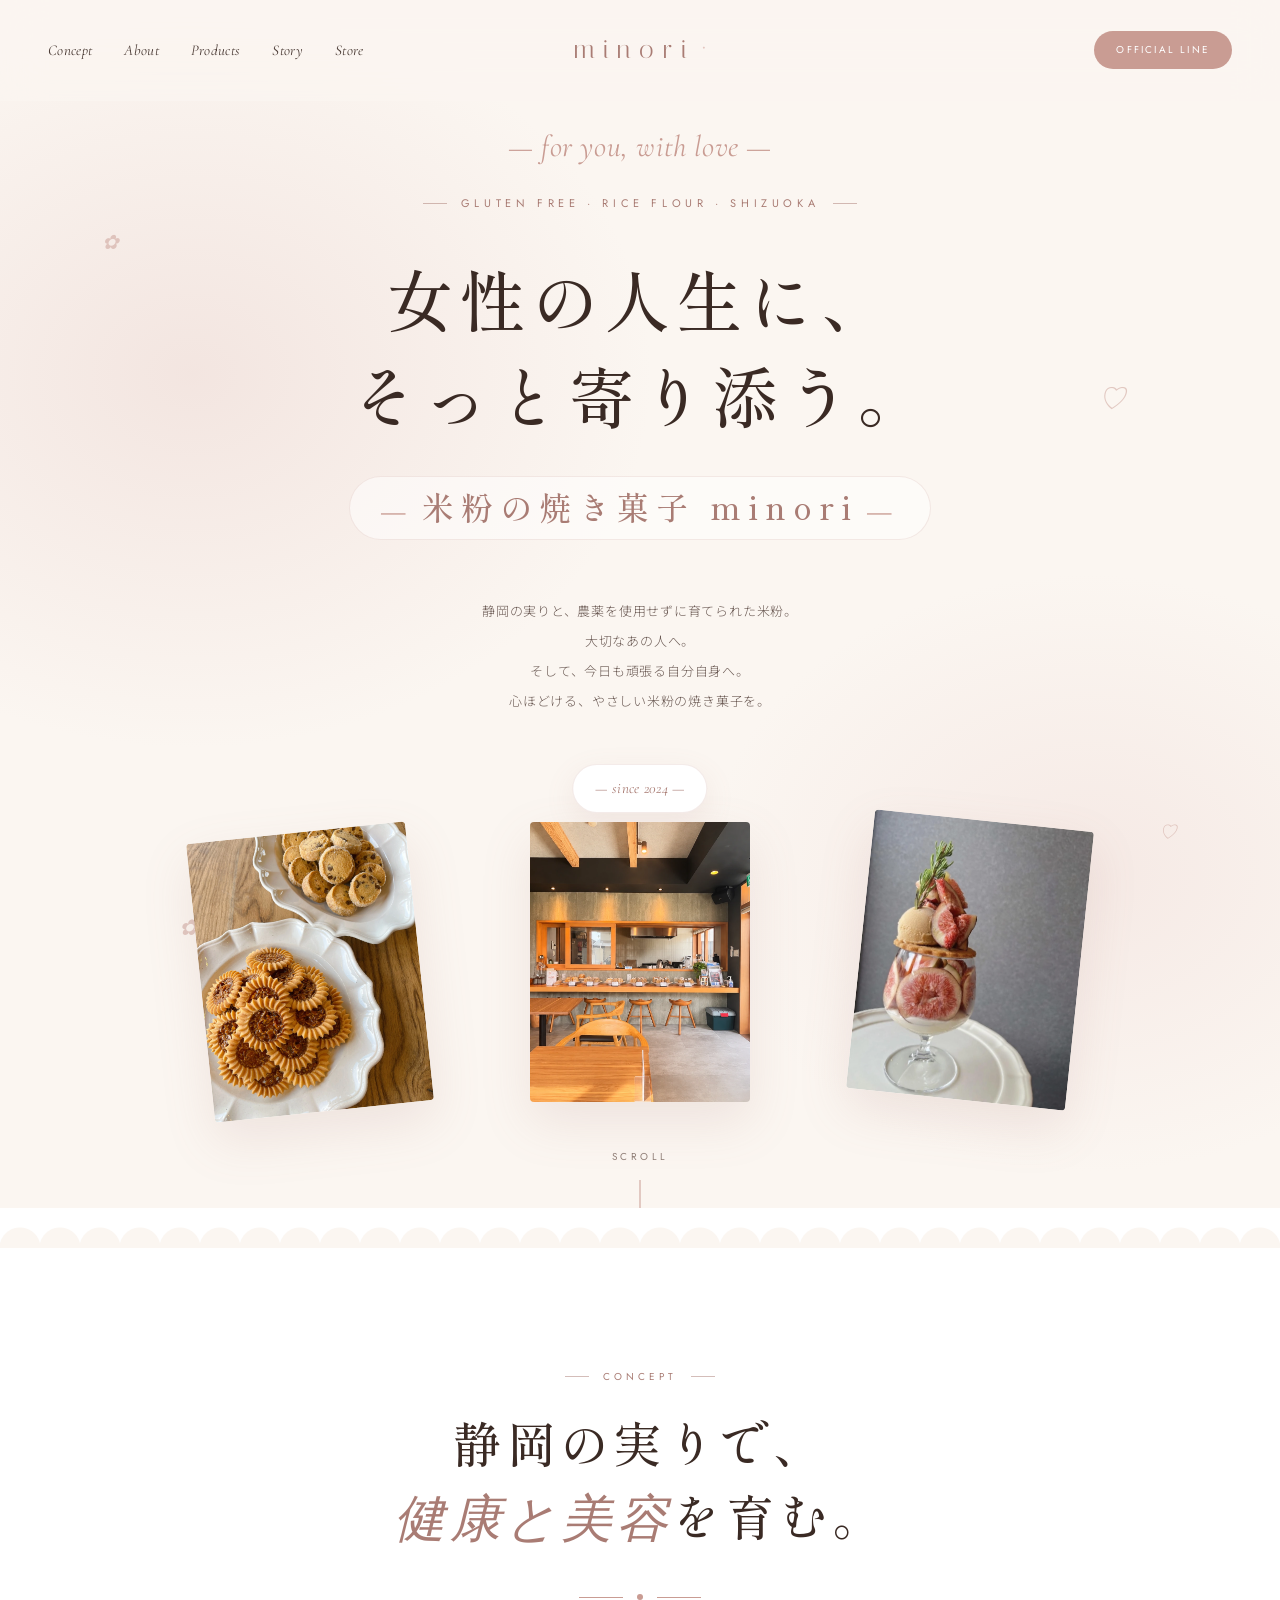
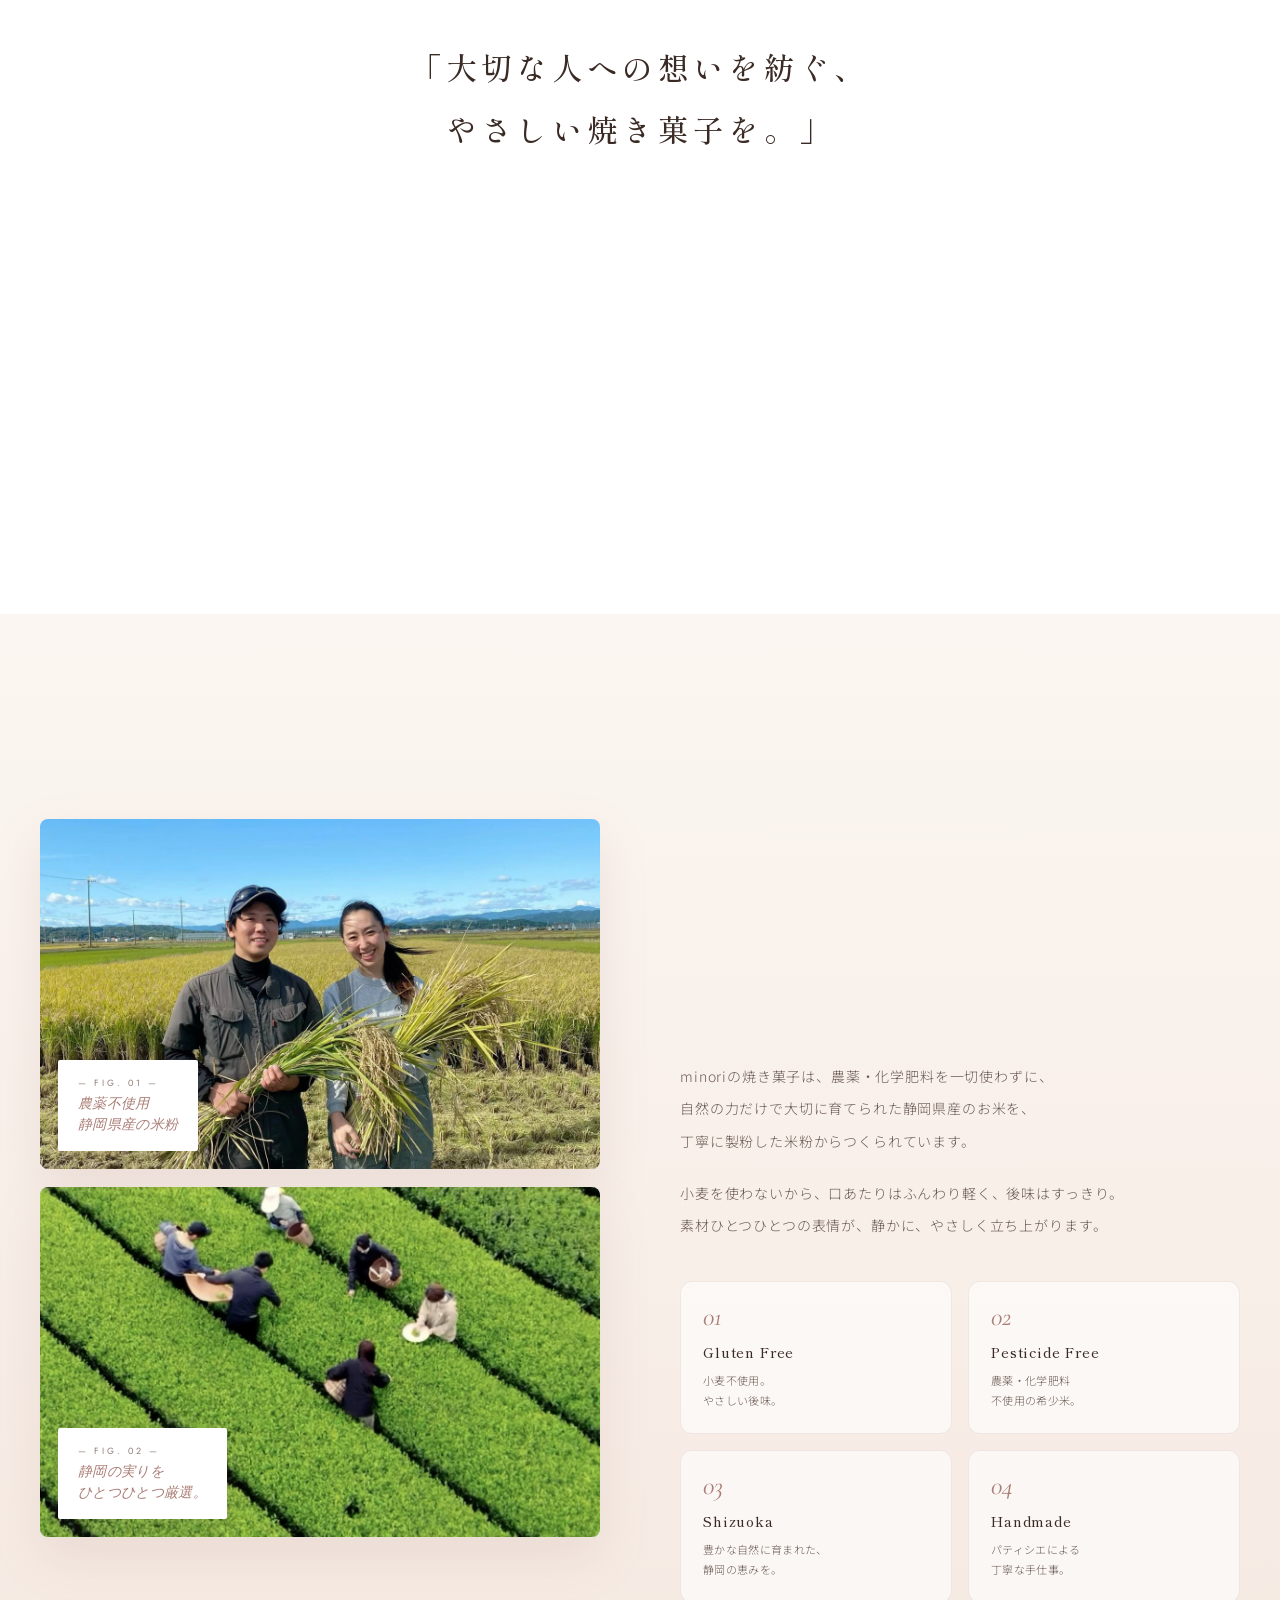
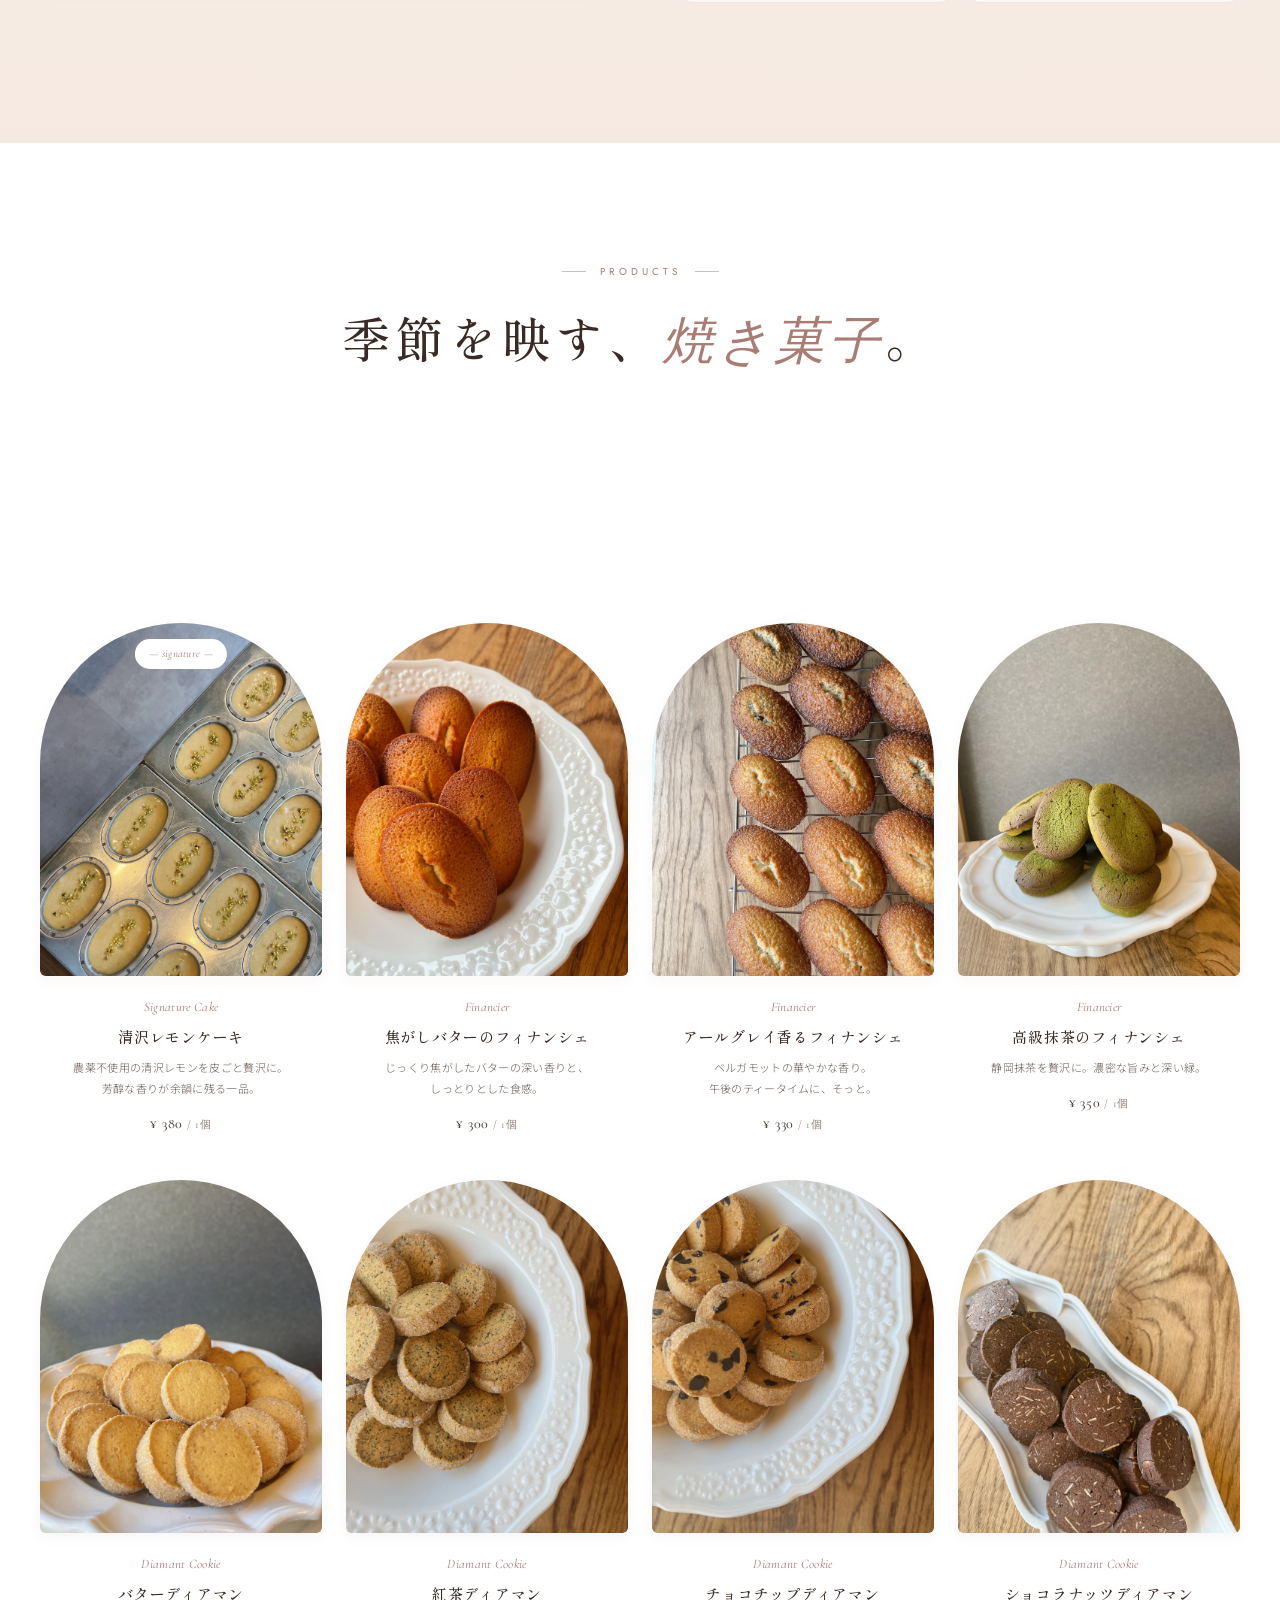
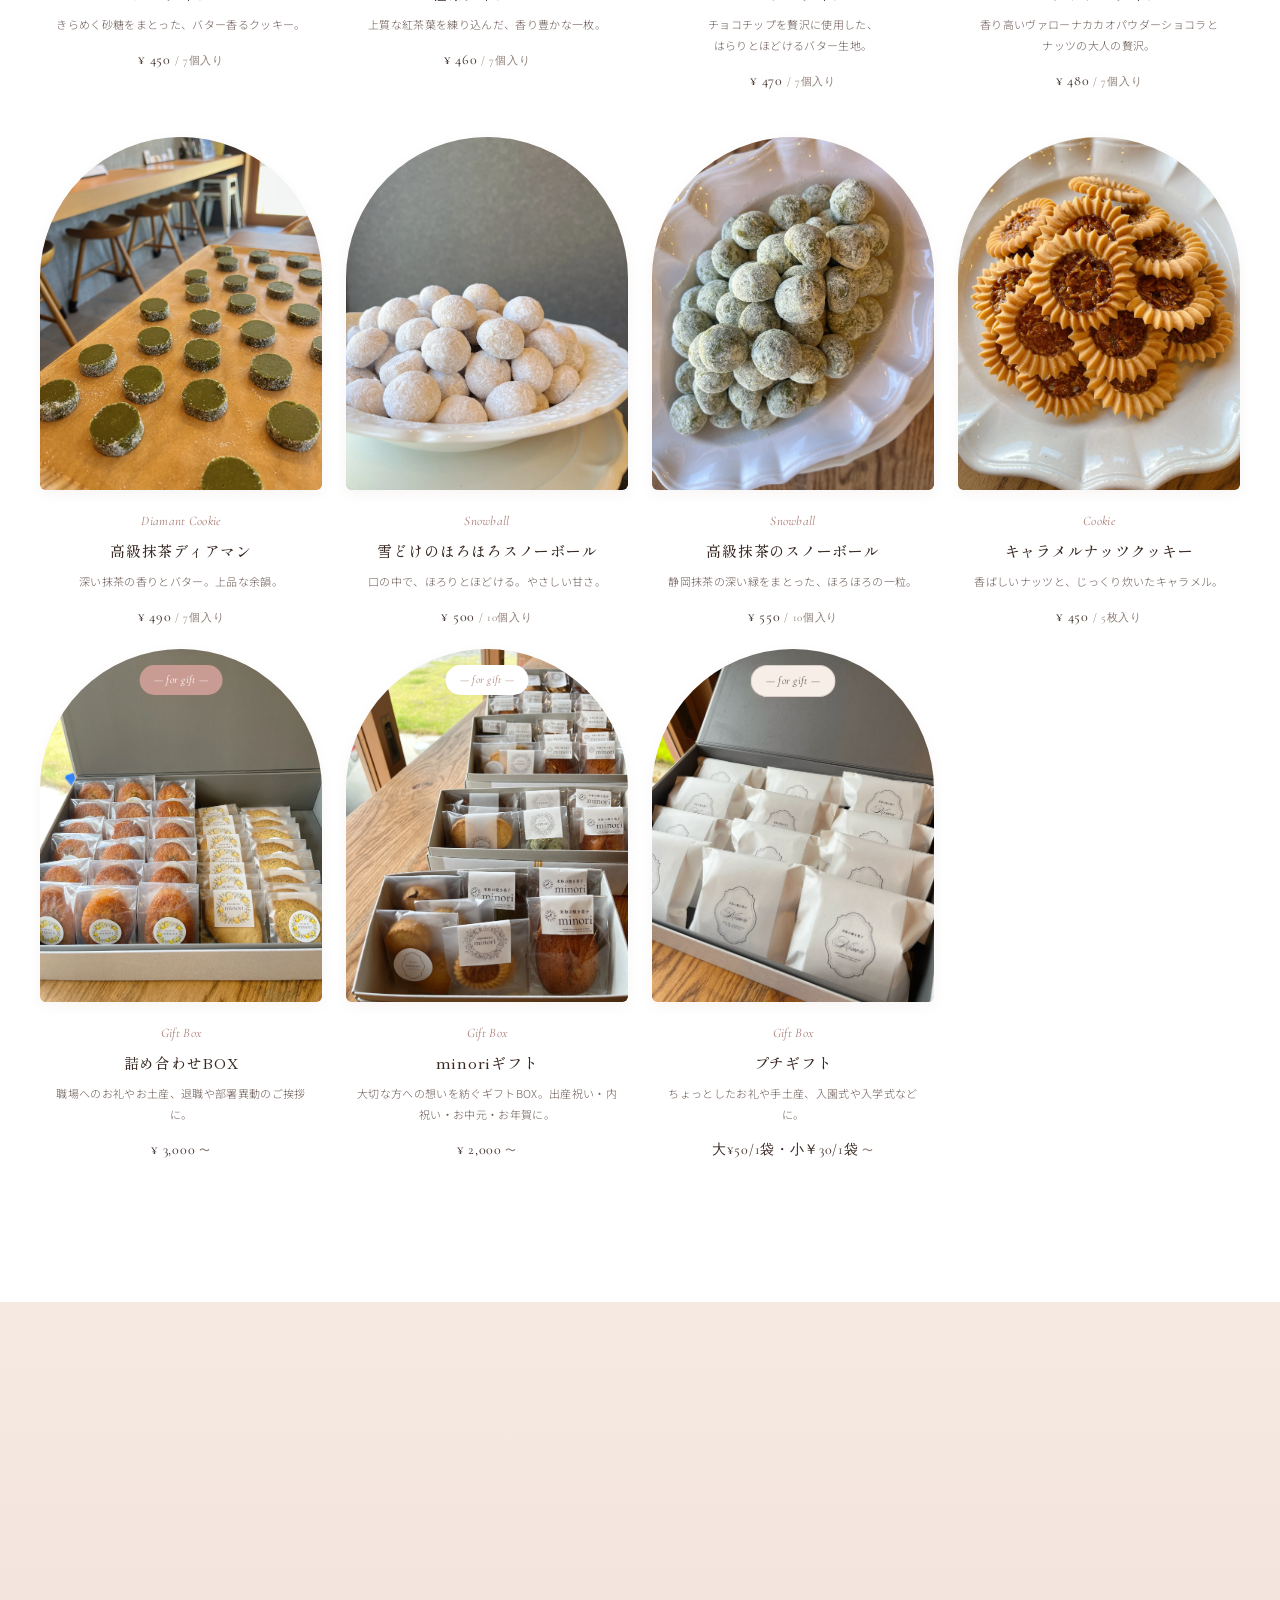
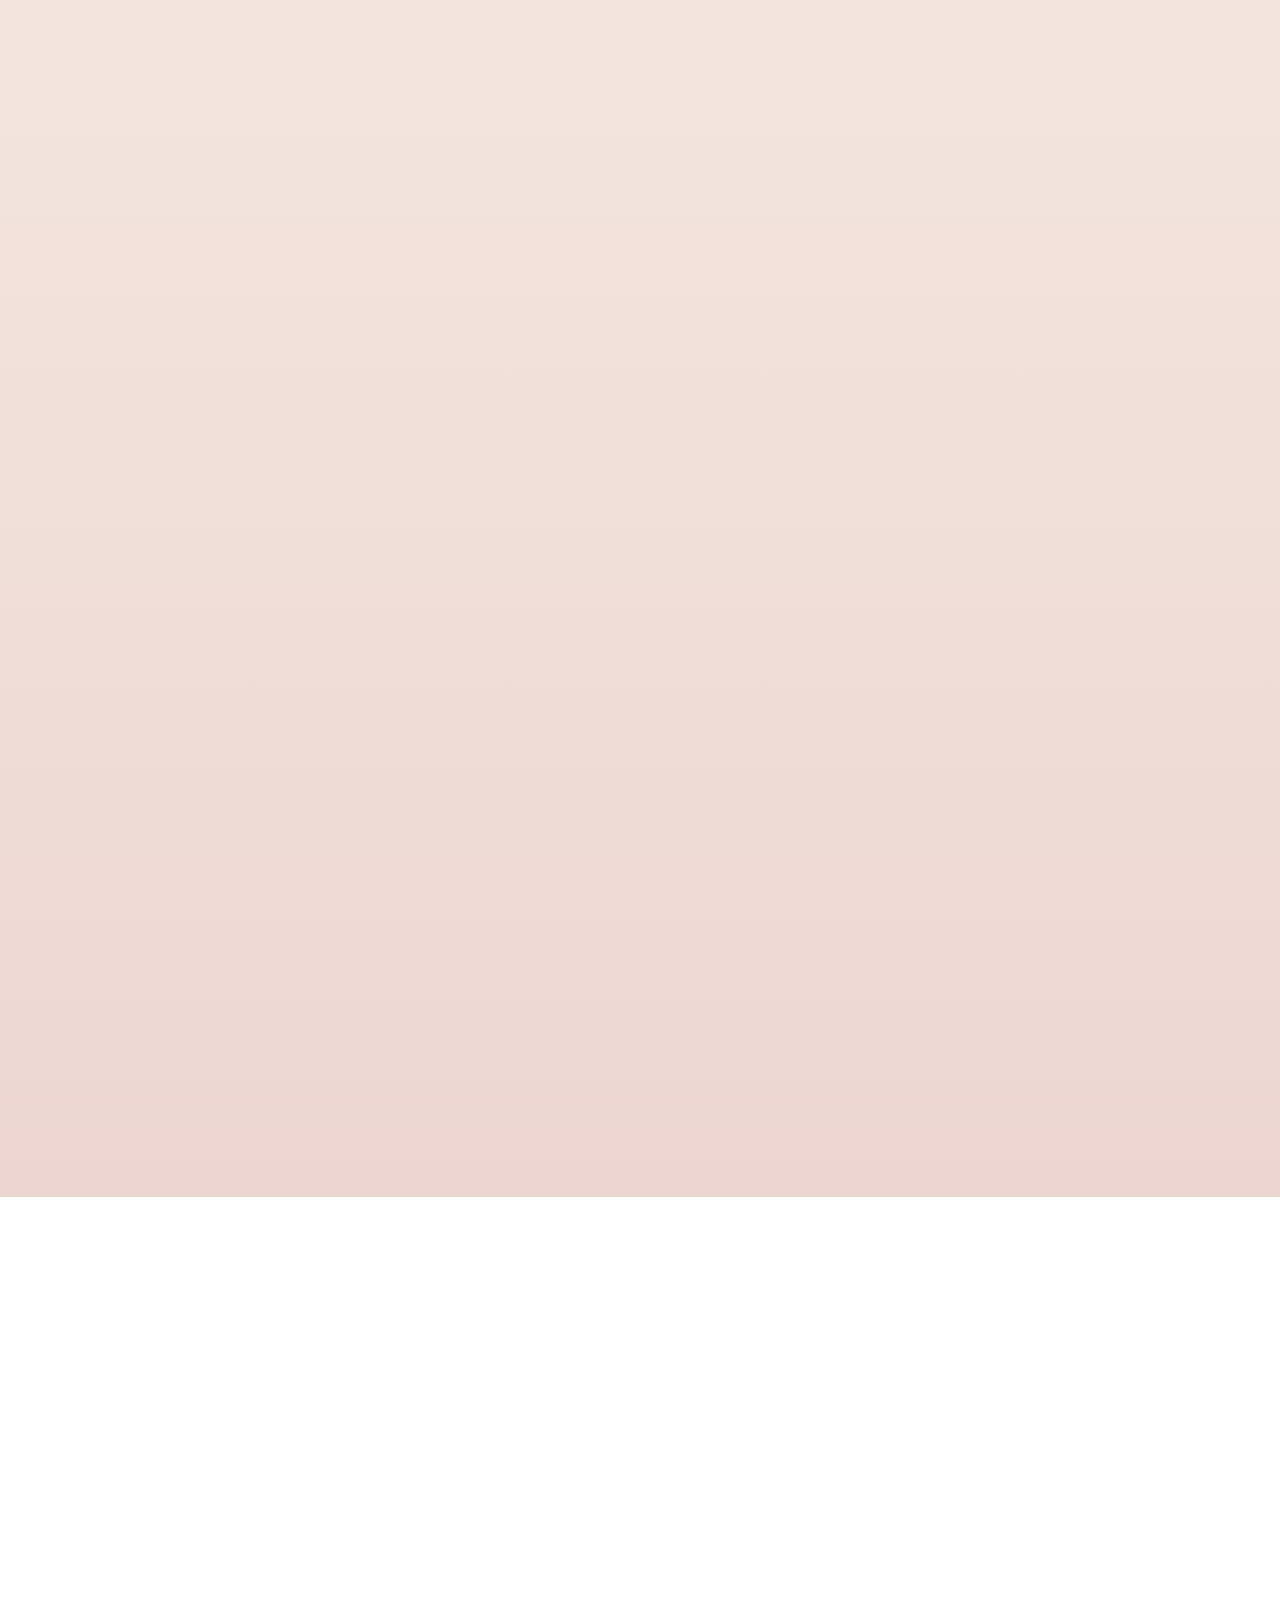
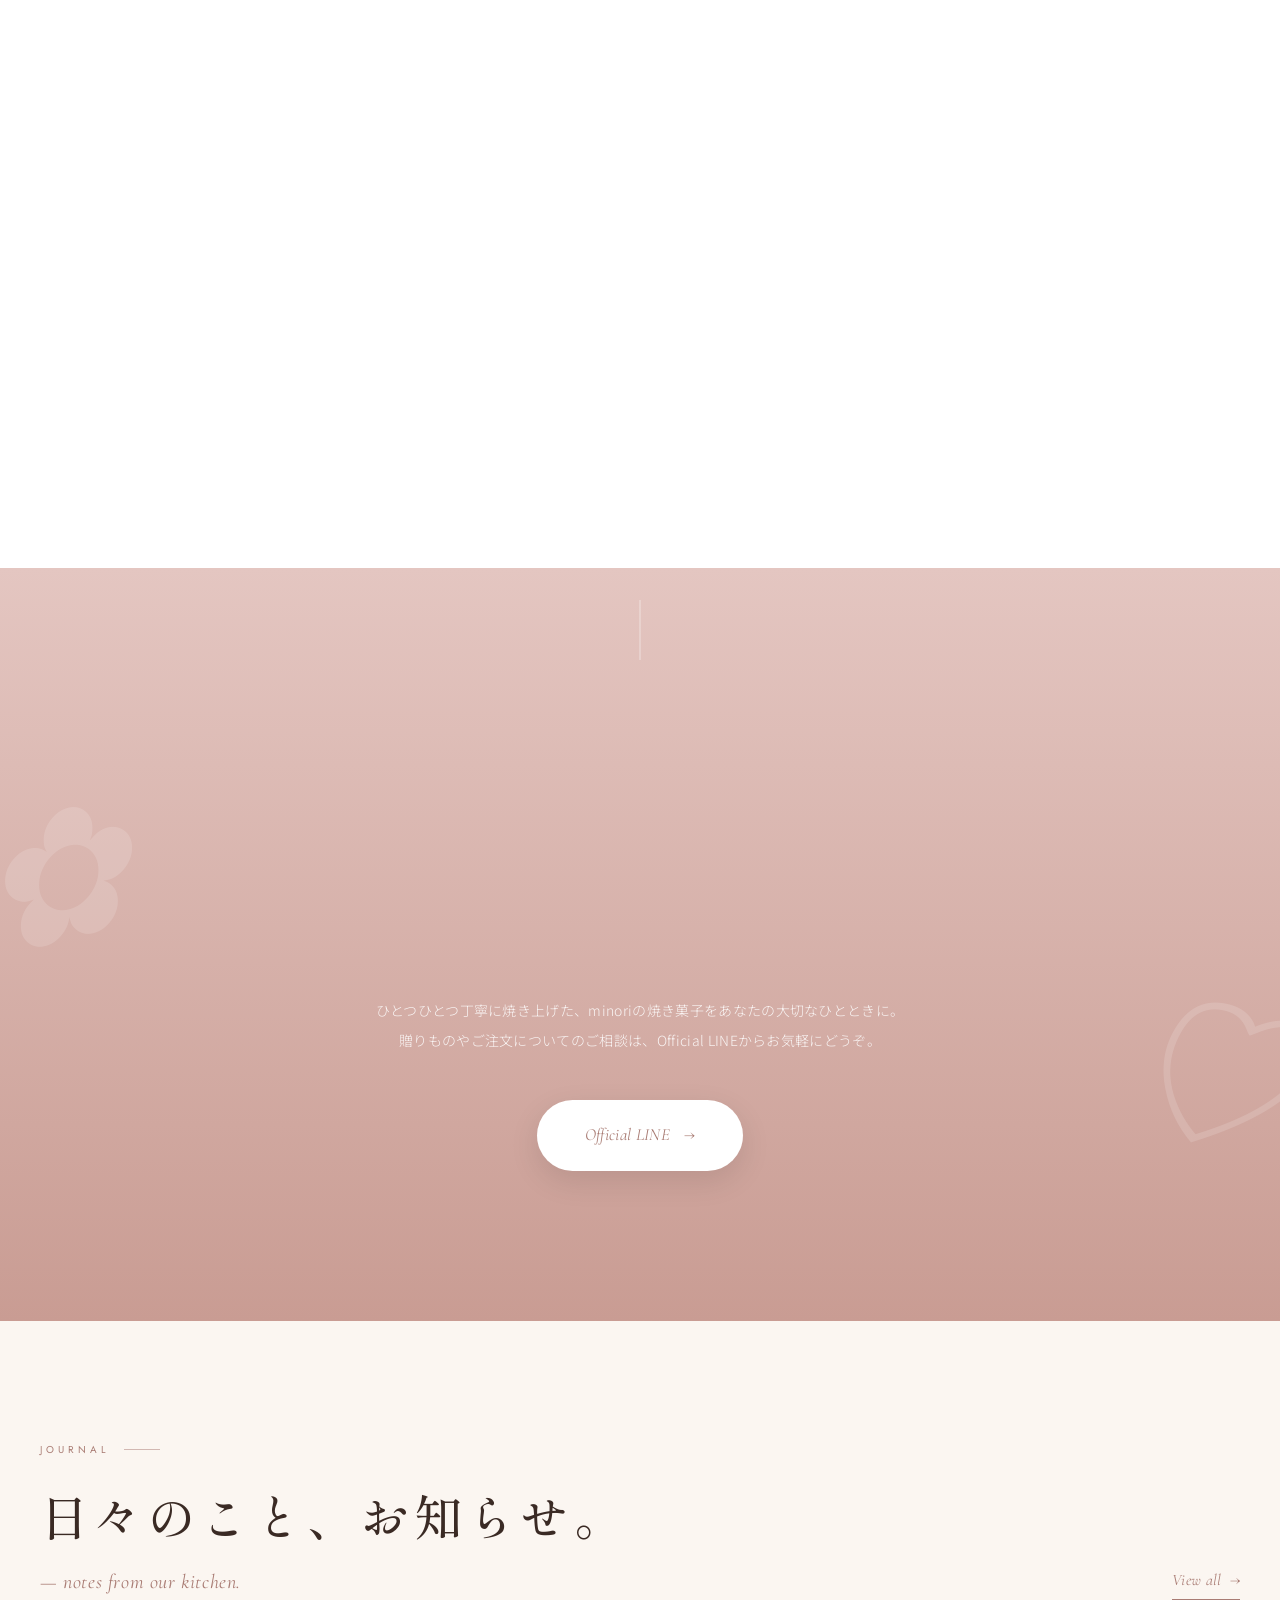
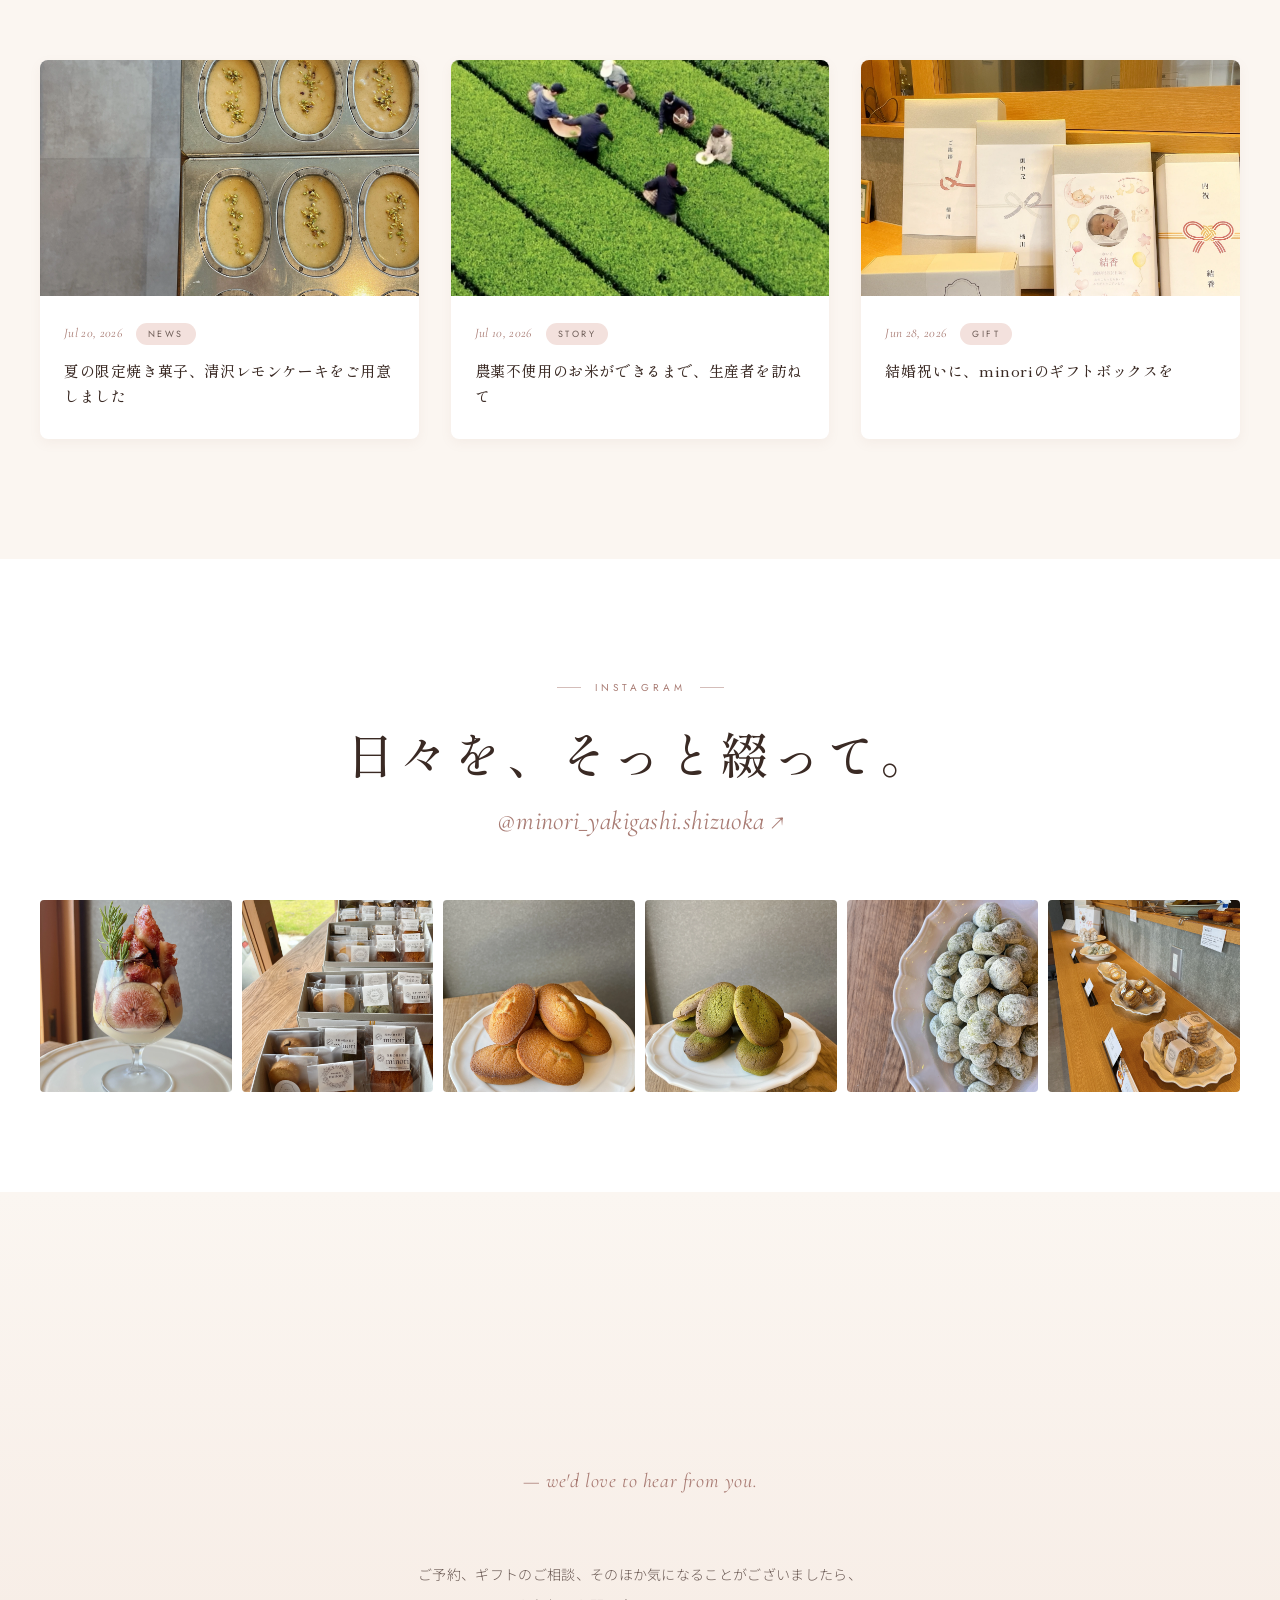
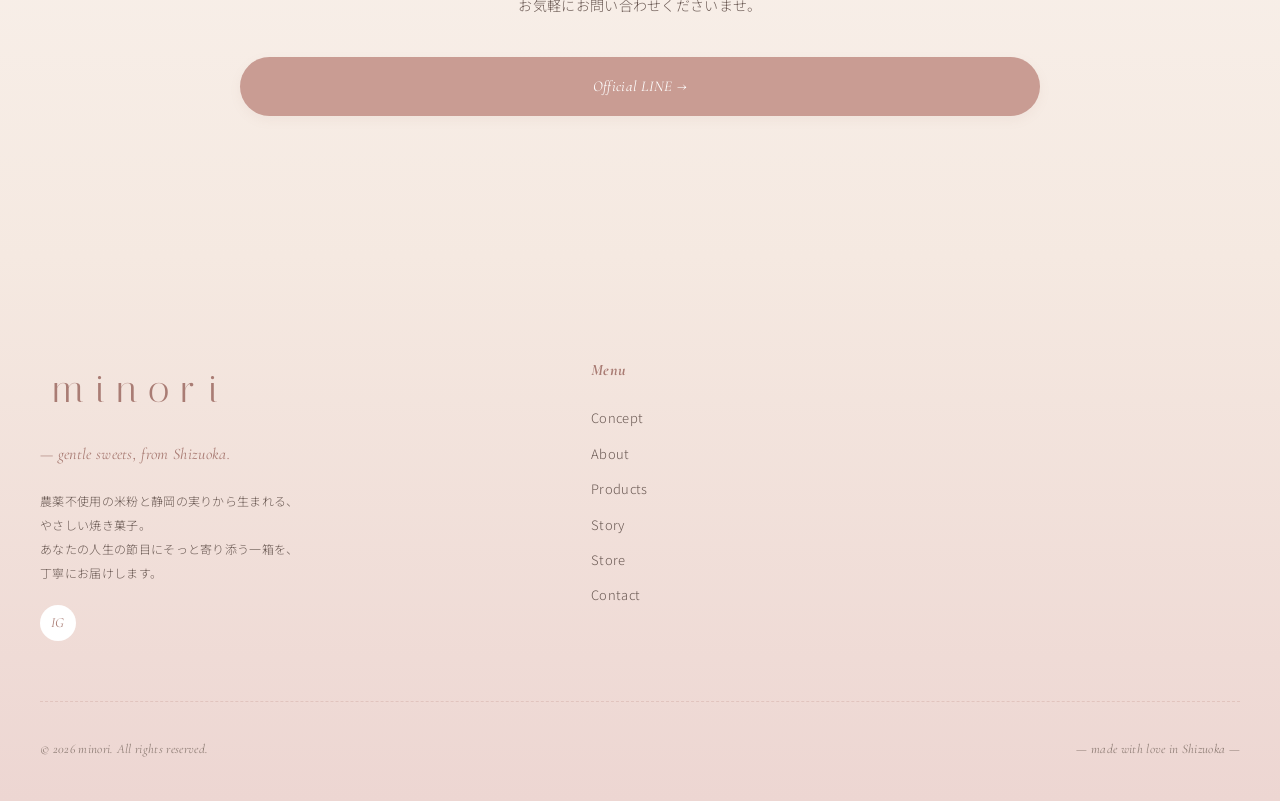
<file: index.html>
﻿<!DOCTYPE html>
<html lang="ja">
<head>
<meta charset="UTF-8">
<meta name="viewport" content="width=device-width, initial-scale=1.0">
<title>minori — やさしく実る、農薬不使用米粉の焼き菓子</title>
<meta name="description" content="農薬不使用の米粉と静岡の実りから生まれる、やさしい焼き菓子。あなたの人生の節目にそっと寄り添う一箱を、丁寧にお届けします。">
<link rel="preconnect" href="https://fonts.googleapis.com">
<link rel="preconnect" href="https://fonts.gstatic.com" crossorigin>
<link href="https://fonts.googleapis.com/css2?family=Shippori+Mincho:wght@400;500;600;700&family=Noto+Sans+JP:wght@300;400;500&family=Cormorant+Garamond:ital,wght@0,300;0,400;0,500;1,300;1,400;1,500&family=Jost:wght@300;400;500&family=Italiana&display=swap" rel="stylesheet">
<link rel="stylesheet" href="style.css">
</head>
<body>

<!-- Header -->
<header class="header" id="header">
  <nav class="header-nav">
    <a href="#concept">Concept</a>
    <a href="#about">About</a>
    <a href="#products">Products</a>
    <a href="#story">Story</a>
    <a href="#store">Store</a>
  </nav>
  <a href="#" class="logo">minori</a>
  <div class="header-right">
    <a href="https://lin.ee/uGC3YPj" class="header-cart" target="_blank" rel="noopener">Official LINE</a>
  </div>
  <button class="menu-btn" aria-label="メニューを開く" aria-expanded="false"><span></span><span></span><span></span></button>
  <div class="mobile-menu" aria-hidden="true">
    <nav class="mobile-menu-nav">
      <a href="#concept">Concept</a>
      <a href="#about">About</a>
      <a href="#products">Products</a>
      <a href="#story">Story</a>
      <a href="#store">Store</a>
      <a href="#contact">Contact</a>
    </nav>
    <a href="https://lin.ee/uGC3YPj" class="mobile-line" target="_blank" rel="noopener">Official LINE</a>
  </div>
</header>

<!-- Hero -->
<section class="hero" data-screen-label="01 Hero">
  <span class="hero-petal p1">✿</span>
  <span class="hero-petal p2">♡</span>
  <span class="hero-petal p3">✿</span>
  <span class="hero-petal p4">♡</span>

  <div class="hero-ornament fade-in">— for you, with love —</div>
  <div class="hero-eyebrow fade-in d1">Gluten Free · Rice Flour · Shizuoka</div>
  <h1 class="fade-in d1">
    <strong style='font-family:"Shippori Mincho", serif; font-weight:500;'>女性の人生に、<br>そっと寄り添う。</strong><br>
    <strong style='font-family:"Shippori Mincho", serif; font-weight:500;' class="brand-jp">米粉の焼き菓子 minori</strong>
  </h1>
  <p class="hero-sub fade-in d2" style="font-size:13px;">
    静岡の実りと、農薬を使用せずに育てられた米粉。<br>
    大切なあの人へ。<br>
    そして、今日も頑張る自分自身へ。<br>
    心ほどける、やさしい米粉の焼き菓子を。
  </p>
  <div class="hero-collage fade-in d3">
    <div class="hero-badge">— since 2024 —</div>
    <div class="img img-1"><img class="photo-fit" src="image-webp/excel_image_03.webp" alt="minoriの焼き菓子"></div>
    <div class="img img-2"><img class="photo-fit" src="image-webp/excel_image_04.webp" alt="店舗の雰囲気"></div>
    <div class="img img-3"><img class="photo-fit" src="image-webp/excel_image_05.webp" alt="季節のデザート"></div>
  </div>

  <div class="hero-scroll">Scroll</div>
</section>

<!-- Concept -->
<section class="concept" id="concept" data-screen-label="02 Concept">
  <div class="concept-inner">
    <div class="eyebrow fade-in">Concept</div>
    <h2 class="title fade-in d1">
      静岡の実りで、<br>
      <span class="script">健康と美容</span>を育む。
    </h2>
    <div class="concept-divider fade-in d1">
      <span class="line"></span><span class="dot"></span><span class="line"></span>
    </div>
    <div class="concept-quote fade-in d2">
      「大切な人への想いを紡ぐ、<br>やさしい焼き菓子を。」
    </div>
    <div class="concept-body">
      <p class="fade-in d3">
        女性の人生には、いくつもの大切な節目があります。<br>
        仕事の飛躍、結婚、妊活、つわり、妊娠、子育て、<br>
        社会復帰、子育てと仕事の両立、孫育て。
      </p>
      <p class="fade-in d4">
        時に立ち止まって涙する日、懸命に駆け抜ける毎日、<br>
        幸せを分かち合う日も。<br>
        あなたの人生に、そっと寄り添い続ける<br>
        お店でありたいと願っています。
      </p>
    </div>
  </div>
</section>

<!-- About -->
<section class="about" id="about" data-screen-label="03 About">
  <div class="about-grid">
    <div class="about-images fade-in">
      <div class="img img-1">
        <img class="photo-fit" src="image-webp/excel_image_07.webp" alt="米粉農家さんの田んぼ">
        <div class="img-tag">
          <span class="num">— Fig. 01 —</span>
          農薬不使用<br>静岡県産の米粉
        </div>
      </div>
      <div class="img img-2">
        <img class="photo-fit" src="image-webp/IMG_3795.webp" alt="静岡の茶畑">
        <div class="img-tag">
          <span class="num">— Fig. 02 —</span>
          静岡の実りを<br>ひとつひとつ厳選。
        </div>
      </div>
    </div>
    <div class="about-text">
      <div class="eyebrow left fade-in">About</div>
      <h2 class="title left fade-in d1">
        農薬不使用の<br>
        <span class="script">米粉</span>という選択。
      </h2>
      <div class="title-en left fade-in d1">— our precious ingredient.</div>
      <p class="fade-in d2">
        minoriの焼き菓子は、<br class="sp-only">農薬・化学肥料を一切使わずに、<br>
        自然の力だけで大切に育てられた<br class="sp-only">静岡県産のお米を、<br>
        丁寧に製粉した米粉からつくられています。
      </p>
      <p class="fade-in d3">
        小麦を使わないから、口あたりはふんわり軽く、<br class="sp-only">後味はすっきり。<br>
        素材ひとつひとつの表情が、<br class="sp-only">静かに、やさしく立ち上がります。
      </p>
      <div class="about-features fade-in d4">
        <div class="feat">
          <div class="feat-icon">01</div>
          <div class="feat-label">Gluten Free</div>
          <div class="feat-desc">小麦不使用。<br>やさしい後味。</div>
        </div>
        <div class="feat">
          <div class="feat-icon">02</div>
          <div class="feat-label">Pesticide Free</div>
          <div class="feat-desc">農薬・化学肥料<br>不使用の希少米。</div>
        </div>
        <div class="feat">
          <div class="feat-icon">03</div>
          <div class="feat-label">Shizuoka</div>
          <div class="feat-desc">豊かな自然に育まれた、<br>静岡の恵みを。</div>
        </div>
        <div class="feat">
          <div class="feat-icon">04</div>
          <div class="feat-label">Handmade</div>
          <div class="feat-desc">パティシエによる<br>丁寧な手仕事。</div>
        </div>
      </div>
    </div>
  </div>
</section>

<!-- Products -->
<section class="products" id="products" data-screen-label="04 Products">
  <div class="eyebrow fade-in">Products</div>
  <h2 class="title fade-in d1">季節を映す、<span class="script">焼き菓子</span>。</h2>
  <div class="title-en fade-in d1">— seasonal baked sweets, made with care.</div>

  <div class="product-nav fade-in d2">
    <button class="active" data-cat="all">All</button>
    <button data-cat="cake">Cake</button>
    <button data-cat="financier">Financier</button>
    <button data-cat="diamant">Diamant Cookie</button>
    <button data-cat="snowball">Snowball</button>
    <button data-cat="gift">Gift</button>
  </div>

  <div class="products-grid">
    <!-- Signature Lemon Cake -->
    <div class="product fade-in" data-cat="cake">
      <div class="product-img">
        <div class="product-ribbon">— signature —</div>
        <img class="photo-fit" src="image-webp/IMG_5122.webp" alt="レモンケーキ">
      </div>
      <div class="product-cat">Signature Cake</div>
      <div class="product-name">清沢レモンケーキ</div>
      <div class="product-desc">農薬不使用の清沢レモンを皮ごと贅沢に。<br>芳醇な香りが余韻に残る一品。</div>
      <div class="product-price">¥ 380 <span class="yen">/ 1個</span></div>
    </div>

    <!-- Financiers -->
    <div class="product fade-in d1" data-cat="financier">
      <div class="product-img"><img class="photo-fit" src="image-webp/excel_image_10.webp" alt="フィナンシェ"></div>
      <div class="product-cat">Financier</div>
      <div class="product-name">焦がしバターのフィナンシェ</div>
      <div class="product-desc">じっくり焦がしたバターの深い香りと、<br>しっとりとした食感。</div>
      <div class="product-price">¥ 300 <span class="yen">/ 1個</span></div>
    </div>
    <div class="product fade-in d2" data-cat="financier">
      <div class="product-img"><img class="photo-fit" src="image-webp/IMG_4671.webp" alt="焼き菓子"></div>
      <div class="product-cat">Financier</div>
      <div class="product-name">アールグレイ香るフィナンシェ</div>
      <div class="product-desc">ベルガモットの華やかな香り。<br>午後のティータイムに、そっと。</div>
      <div class="product-price">¥ 330 <span class="yen">/ 1個</span></div>
    </div>
    <div class="product fade-in d3" data-cat="financier">
      <div class="product-img"><img class="photo-fit" src="image-webp/IMG_4483.webp" alt="抹茶の焼き菓子"></div>
      <div class="product-cat">Financier</div>
      <div class="product-name">高級抹茶のフィナンシェ</div>
      <div class="product-desc">静岡抹茶を贅沢に。濃密な旨みと深い緑。</div>
      <div class="product-price">¥ 350 <span class="yen">/ 1個</span></div>
    </div>

    <!-- Diamant Cookies -->
    <div class="product fade-in" data-cat="diamant">
      <div class="product-img"><img class="photo-fit" src="image-webp/IMG_4941.webp" alt="ディアマンクッキー"></div>
      <div class="product-cat">Diamant Cookie</div>
      <div class="product-name">バターディアマン</div>
      <div class="product-desc">きらめく砂糖をまとった、バター香るクッキー。</div>
      <div class="product-price">¥ 450 <span class="yen">/ 7個入り</span></div>
    </div>
    <div class="product fade-in d1" data-cat="diamant">
      <div class="product-img"><img class="photo-fit" src="image-webp/IMG_4957.webp" alt="紅茶ディアマン"></div>
      <div class="product-cat">Diamant Cookie</div>
      <div class="product-name">紅茶ディアマン</div>
      <div class="product-desc">上質な紅茶葉を練り込んだ、香り豊かな一枚。</div>
      <div class="product-price">¥ 460 <span class="yen">/ 7個入り</span></div>
    </div>
    <div class="product fade-in d2" data-cat="diamant">
      <div class="product-img"><img class="photo-fit" src="image-webp/IMG_4952.webp" alt="チョコチップクッキー"></div>
      <div class="product-cat">Diamant Cookie</div>
      <div class="product-name">チョコチップディアマン</div>
      <div class="product-desc">チョコチップを贅沢に使用した、<br>はらりとほどけるバター生地。</div>
      <div class="product-price">¥ 470 <span class="yen">/ 7個入り</span></div>
    </div>
    <div class="product fade-in d3" data-cat="diamant">
      <div class="product-img"><img class="photo-fit" src="image-webp/IMG_4489.webp" alt="チョコの焼き菓子"></div>
      <div class="product-cat">Diamant Cookie</div>
      <div class="product-name">ショコラナッツディアマン</div>
      <div class="product-desc">香り高いヴァローナカカオパウダーショコラと<br>ナッツの大人の贅沢。</div>
      <div class="product-price">¥ 480 <span class="yen">/ 7個入り</span></div>
    </div>
    <div class="product fade-in" data-cat="diamant">
      <div class="product-img"><img class="photo-fit" src="image-webp/IMG_4949.webp" alt="抹茶の焼き菓子"></div>
      <div class="product-cat">Diamant Cookie</div>
      <div class="product-name">高級抹茶ディアマン</div>
      <div class="product-desc">深い抹茶の香りとバター。上品な余韻。</div>
      <div class="product-price">¥ 490 <span class="yen">/ 7個入り</span></div>
    </div>

    <!-- Snowballs -->
    <div class="product fade-in d1" data-cat="snowball">
      <div class="product-img"><img class="photo-fit" src="image-webp/IMG_4903.webp" alt="スノーボール"></div>
      <div class="product-cat">Snowball</div>
      <div class="product-name">雪どけのほろほろスノーボール</div>
      <div class="product-desc">口の中で、ほろりとほどける。やさしい甘さ。</div>
      <div class="product-price">¥ 500 <span class="yen">/ 10個入り</span></div>
    </div>
    <div class="product fade-in d2" data-cat="snowball">
      <div class="product-img"><img class="photo-fit" src="image-webp/IMG_4911.webp" alt="抹茶スイーツ"></div>
      <div class="product-cat">Snowball</div>
      <div class="product-name">高級抹茶のスノーボール</div>
      <div class="product-desc">静岡抹茶の深い緑をまとった、ほろほろの一粒。</div>
      <div class="product-price">¥ 550 <span class="yen">/ 10個入り</span></div>
    </div>

    <!-- Caramel -->
    <div class="product fade-in d3" data-cat="cake">
      <div class="product-img"><img class="photo-fit" src="image-webp/excel_image_13.webp" alt="クッキー"></div>
      <div class="product-cat">Cookie</div>
      <div class="product-name">キャラメルナッツクッキー</div>
      <div class="product-desc">香ばしいナッツと、じっくり炊いたキャラメル。</div>
      <div class="product-price">¥ 450 <span class="yen">/ 5枚入り</span></div>
    </div>

    <!-- Gift Box -->
    <div class="product fade-in" data-cat="gift">
      <div class="product-img">
        <div class="product-ribbon new">— for gift —</div>
        <img class="photo-fit" src="image-webp/IMG_4695.webp" alt="minoriのギフト">
      </div>
      <div class="product-cat">Gift Box</div>
      <div class="product-name">詰め合わせBOX</div>
      <div class="product-desc">職場へのお礼やお土産、退職や部署異動のご挨拶に。</div>
      <div class="product-price">¥ 3,000 <span class="yen">〜</span></div>
    </div>
    <div class="product fade-in d1" data-cat="gift">
      <div class="product-img">
        <div class="product-ribbon">— for gift —</div>
        <img class="photo-fit" src="image-webp/IMG_4327.webp" alt="ギフトボックス">
      </div>
      <div class="product-cat">Gift Box</div>
      <div class="product-name">minoriギフト</div>
      <div class="product-desc">大切な方への想いを紡ぐギフトBOX。出産祝い・内祝い・お中元・お年賀に。</div>
      <div class="product-price">¥ 2,000 <span class="yen">〜</span></div>
    </div>
    <div class="product fade-in d1" data-cat="gift">
      <div class="product-img">
        <div class="product-ribbon petit-gift">— for gift —</div>
        <img class="photo-fit" src="image-webp/excel_image_17.webp" alt="ギフトボックス">
      </div>
      <div class="product-cat">Gift Box</div>
      <div class="product-name">プチギフト</div>
      <div class="product-desc">ちょっとしたお礼や手土産、入園式や入学式などに。</div>
      <div class="product-price">大¥50/1袋・小￥30/1袋 <span class="yen">〜</span></div>
    </div>
  </div>
</section>

<!-- Story - Letter -->
<section class="story" id="story" data-screen-label="05 Story">
  <div class="story-inner fade-in">
    <div class="story-stamp">
      <span class="top">Since</span>
      <span class="mid">2024</span>
      <span class="bot">minori</span>
    </div>
    <div class="story-eyebrow">— A letter from our patissiere —</div>
    <div class="story-greeting">Dear you,</div>
    <div class="story-body">
      <p class="lead">あなたの人生に、<br class="sp-only">そっと寄り添い続けるお店でありたい。</p>
      <p>
        女性の人生には、<br class="sp-only">いくつもの大切な節目があります。<br>
        仕事の飛躍、結婚、妊活、つわり、<br class="sp-only">妊娠、子育て、社会復帰。<br>
        子育てと仕事の両立、孫育て。
      </p>
      <p>
        時に立ち止まって涙する日、<br class="sp-only">懸命に駆け抜ける毎日、<br>
        幸せを分かち合う日も。<br>
        あなたの人生に、<br class="sp-only">そっと寄り添い続ける<br class="sp-only">お店でありたいと願っています。
      </p>
      <p class="emph">
        私自身が「小麦アレルギー当事者」<br class="sp-only">であるという経験。<br>
        そして、パティシエとしての<br class="sp-only">こだわりを込めて。
      </p>
      <p>
        静岡の実りや、<br class="sp-only">希少な農薬不使用の米粉を厳選し、<br>
        「静岡の実りで健康と美容を育む」をテーマに、<br>
        「大切な人への想いを紡ぐ焼菓子」を、<br class="sp-only">ひとつひとつ丁寧に仕立てています。
      </p>
      <p>
        大切なあの人に贈るギフトを。<br>
        毎日頑張っている自分へのご褒美時間に、<br>
        お立ち寄りいただけたら幸いです。
      </p>
      <p>あなたにお逢いできる日を、<br class="sp-only">心より楽しみにしております。</p>
    </div>
    <div class="story-sign">
      <div class="role">Owner Patissiere,</div>
      <div class="name">minori</div>
      <div class="name-jp">— オーナーパティシエ</div>
    </div>
  </div>
</section>

<!-- Store -->
<section class="store" id="store" data-screen-label="06 Store">
  <div class="store-grid">
    <div class="store-image fade-in">
      <img class="photo-fit" src="image-webp/excel_image_16.webp" alt="店舗の雰囲気">
      <div class="caption">— welcome to our little atelier —</div>
    </div>
    <div class="store-text">
      <div class="eyebrow left fade-in">Store Information</div>
      <h2 class="title left store-title fade-in d1">予約制の、<span class="script">小さなお店</span>。</h2>
      <div class="title-en left fade-in d1">— by appointment only.</div>
      <div class="store-badge fade-in d2">— welcome —</div>
      <div class="store-info fade-in d3">
        <div class="store-info-row"><dt>Address</dt><dd>〒421-0122<br>静岡県静岡市駿河区用宗3丁目9-27</dd></div>
        <div class="store-info-row"><dt>Open</dt><dd>金曜日・土曜日（不定期）<br>10:00-15:00</dd></div>
        <div class="store-info-row"><dt>Contact</dt><dd>公式LINEよりお願いいたします</dd></div>
        <div class="store-info-row"><dt>Style</dt><dd>間借り営業</dd></div>
      </div>
      <div class="store-note fade-in d4">
        <span class="accent">営業日は金曜日・土曜日を中心に不定期です。</span><br>販売内容やご予約については、<br class="sp-only">公式LINEまたはInstagramよりご確認ください。
      </div>
    </div>
  </div>
</section>

<!-- CTA -->
<section class="cta" id="cta" data-screen-label="07 Official LINE">
  <span class="cta-decoration left">✿</span>
  <span class="cta-decoration right">♡</span>
  <div class="eyebrow fade-in">Official LINE</div>
  <h2 class="fade-in d1">ご自宅で、minoriの時間を。</h2>
  <div class="cta-en fade-in d1">— delivered with love, to your door.</div>
  <p class="fade-in d2">ひとつひとつ丁寧に焼き上げた、minoriの焼き菓子をあなたの大切なひとときに。<br>贈りものやご注文についてのご相談は、Official LINEからお気軽にどうぞ。</p>
  <a href="https://lin.ee/uGC3YPj" class="cta-btn fade-in d3" target="_blank" rel="noopener">
    Official LINE <span class="arrow">→</span>
  </a>
</section>

<!-- Journal -->
<section class="journal" id="journal" data-screen-label="08 Journal">
  <div class="journal-header">
    <div class="left">
      <div class="eyebrow left fade-in">Journal</div>
      <h2 class="title left fade-in d1">日々のこと、お知らせ。</h2>
      <div class="title-en left fade-in d1">— notes from our kitchen.</div>
    </div>
    <a href="https://www.instagram.com/minori_yakigashi.shizuoka" class="journal-more fade-in d1" target="_blank" rel="noopener">View all <span>→</span></a>
  </div>
  <div class="journal-grid">
    <div class="journal-item fade-in">
      <div class="img"><img class="photo-fit" src="image-webp/IMG_5125.webp" alt="清沢レモンケーキ"></div>
      <div class="content">
        <div class="meta"><span class="date">Jul 20, 2026</span><span class="cat">News</span></div>
        <div class="title" style="text-align:left;font-size:15px;margin-bottom:0;">夏の限定焼き菓子、清沢レモンケーキをご用意しました</div>
      </div>
    </div>
    <div class="journal-item fade-in d1">
      <div class="img"><img class="photo-fit" src="image-webp/IMG_3795.webp" alt="静岡の実り"></div>
      <div class="content">
        <div class="meta"><span class="date">Jul 10, 2026</span><span class="cat">Story</span></div>
        <div class="title" style="text-align:left;font-size:15px;margin-bottom:0;">農薬不使用のお米ができるまで、生産者を訪ねて</div>
      </div>
    </div>
    <div class="journal-item fade-in d2">
      <div class="img"><img class="photo-fit" src="image-webp/IMG_4339.webp" alt="ギフト案内"></div>
      <div class="content">
        <div class="meta"><span class="date">Jun 28, 2026</span><span class="cat">Gift</span></div>
        <div class="title" style="text-align:left;font-size:15px;margin-bottom:0;">結婚祝いに、minoriのギフトボックスを</div>
      </div>
    </div>
  </div>
</section>

<!-- Instagram -->
<section class="insta">
  <div class="eyebrow fade-in">Instagram</div>
  <h2 class="title fade-in d1" style="margin-bottom:8px;">日々を、そっと綴って。</h2>
  <a href="https://www.instagram.com/minori_yakigashi.shizuoka" class="insta-handle fade-in d1" target="_blank" rel="noopener">@minori_yakigashi.shizuoka ↗</a>
  <div class="insta-grid fade-in d2">
    <a href="https://www.instagram.com/minori_yakigashi.shizuoka" class="item" target="_blank" rel="noopener"><img class="photo-fit" src="image-webp/IMG_5290.webp" alt="季節のデザート"></a>
    <a href="https://www.instagram.com/minori_yakigashi.shizuoka" class="item" target="_blank" rel="noopener"><img class="photo-fit" src="image-webp/IMG_4327.webp" alt="ギフトボックス"></a>
    <a href="https://www.instagram.com/minori_yakigashi.shizuoka" class="item" target="_blank" rel="noopener"><img class="photo-fit" src="image-webp/IMG_4482.webp" alt="フィナンシェ"></a>
    <a href="https://www.instagram.com/minori_yakigashi.shizuoka" class="item" target="_blank" rel="noopener"><img class="photo-fit" src="image-webp/IMG_4483.webp" alt="抹茶の焼き菓子"></a>
    <a href="https://www.instagram.com/minori_yakigashi.shizuoka" class="item" target="_blank" rel="noopener"><img class="photo-fit" src="image-webp/IMG_4902.webp" alt="抹茶スイーツ"></a>
    <a href="https://www.instagram.com/minori_yakigashi.shizuoka" class="item" target="_blank" rel="noopener"><img class="photo-fit" src="image-webp/IMG_4813.webp" alt="お店の雰囲気"></a>
  </div>
</section>

<!-- Contact -->
<section class="contact" id="contact" data-screen-label="09 Contact">
  <div class="contact-inner">
    <div class="eyebrow fade-in">Contact</div>
    <h2 class="title fade-in d1">お問い合わせ・ご予約</h2>
    <div class="title-en fade-in d1">— we'd love to hear from you.</div>
    <p style="font-family:'Noto Sans JP',sans-serif;font-weight:300;font-size:14px;line-height:2.2;color:var(--brown-3);max-width:520px;margin:0 auto;" class="fade-in d2">
      ご予約、ギフトのご相談、<br class="sp-only">そのほか気になることがございましたら、<br>お気軽にお問い合わせくださいませ。
    </p>
    <div class="contact-line-action fade-in d3">
      <a href="https://lin.ee/uGC3YPj" class="contact-submit" target="_blank" rel="noopener">Official LINE →</a>
    </div>
  </div>
</section>

<!-- Footer -->
<footer class="footer">
  <div class="footer-top">
    <div class="footer-brand">
      <div class="logo-large">minori</div>
      <div class="tag">— gentle sweets, from Shizuoka.</div>
      <p>
        農薬不使用の米粉と静岡の実りから生まれる、<br>
        やさしい焼き菓子。<br>
        あなたの人生の節目にそっと寄り添う一箱を、<br>
        丁寧にお届けします。
      </p>
      <div class="footer-social">
        <a href="https://www.instagram.com/minori_yakigashi.shizuoka" title="Instagram" target="_blank" rel="noopener">IG</a>
        
        
      </div>
    </div>
    <div class="footer-col">
      <h4>Menu</h4>
      <ul>
        <li><a href="#concept">Concept</a></li>
        <li><a href="#about">About</a></li>
        <li><a href="#products">Products</a></li>
        <li><a href="#story">Story</a></li>
        <li><a href="#store">Store</a></li>
        <li><a href="#contact">Contact</a></li>
      </ul>
    </div>
  
  </div>
  <div class="footer-bot">
    <div>© 2026 minori. All rights reserved.</div>
    <div class="legal">
      
      
      <span>— made with love in Shizuoka —</span>
    </div>
  </div>
</footer>

<script src="script.js"></script>
</body>
</html>
</file>
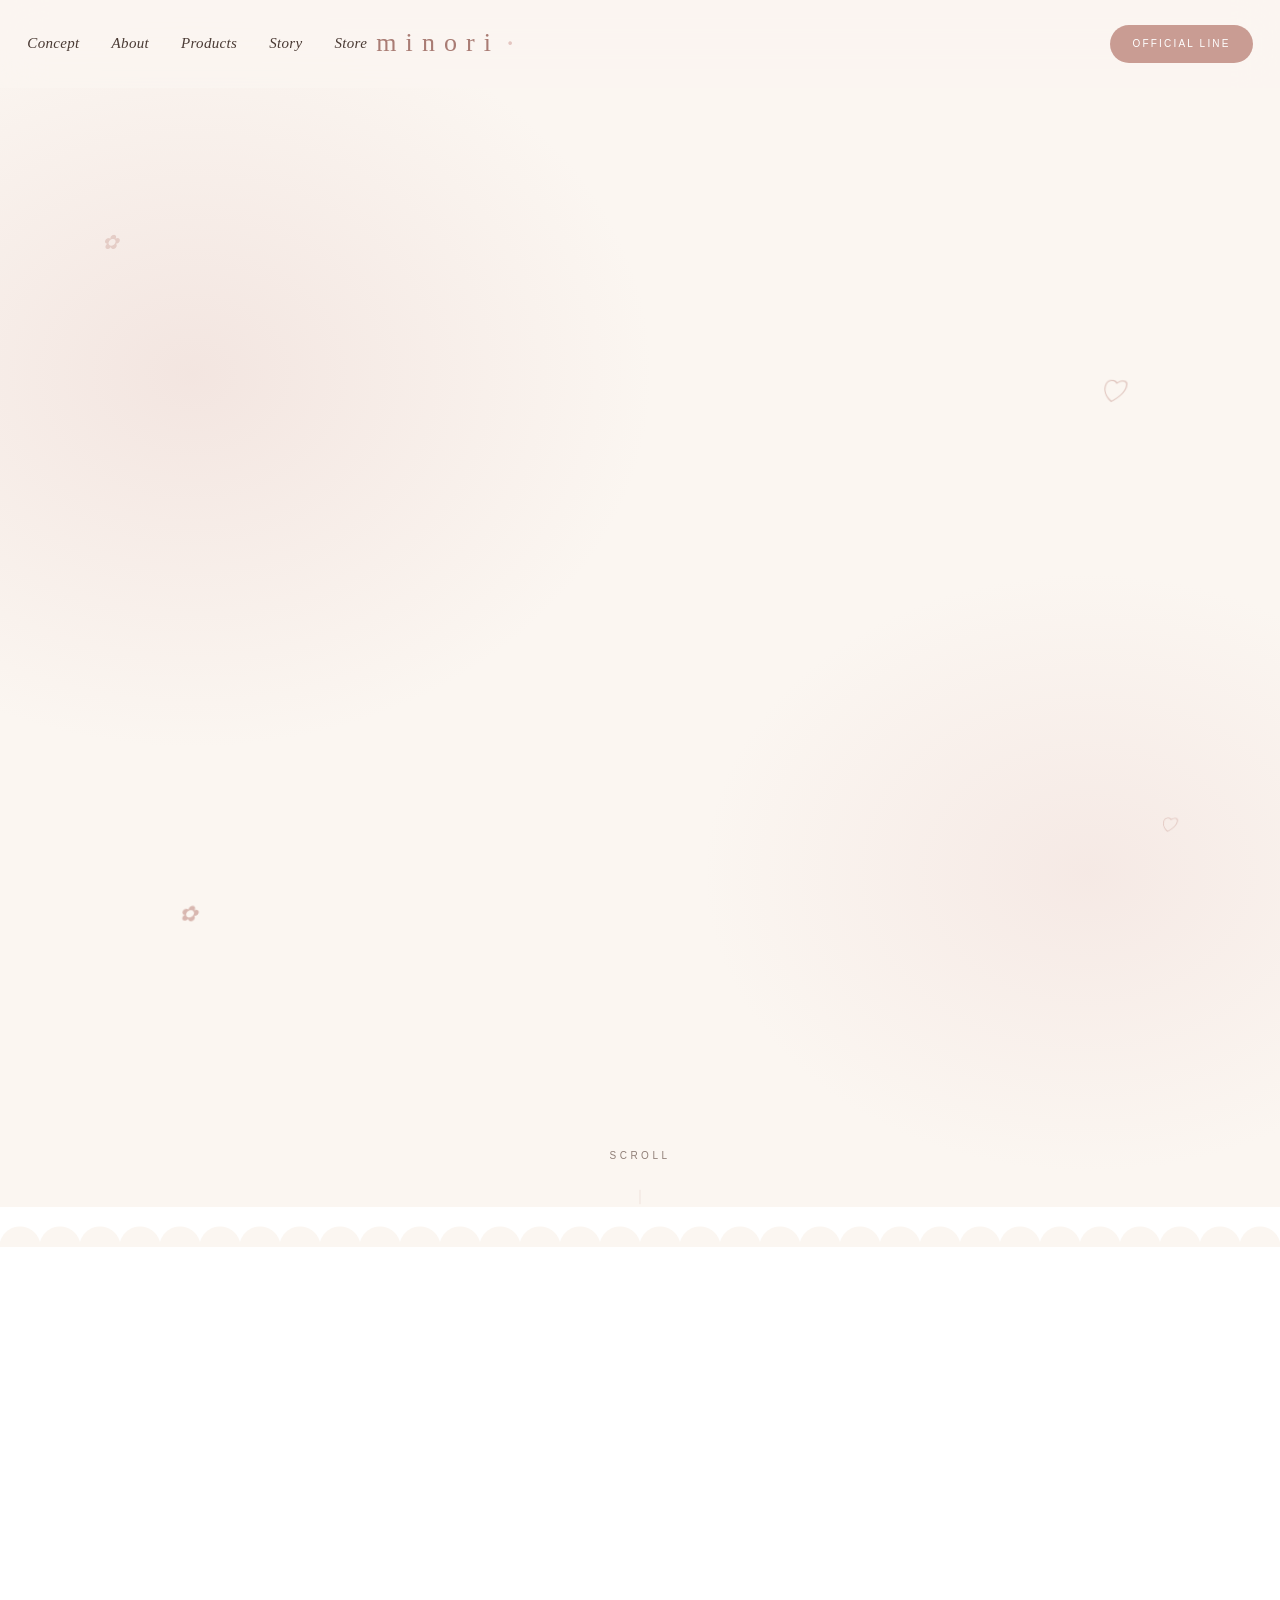
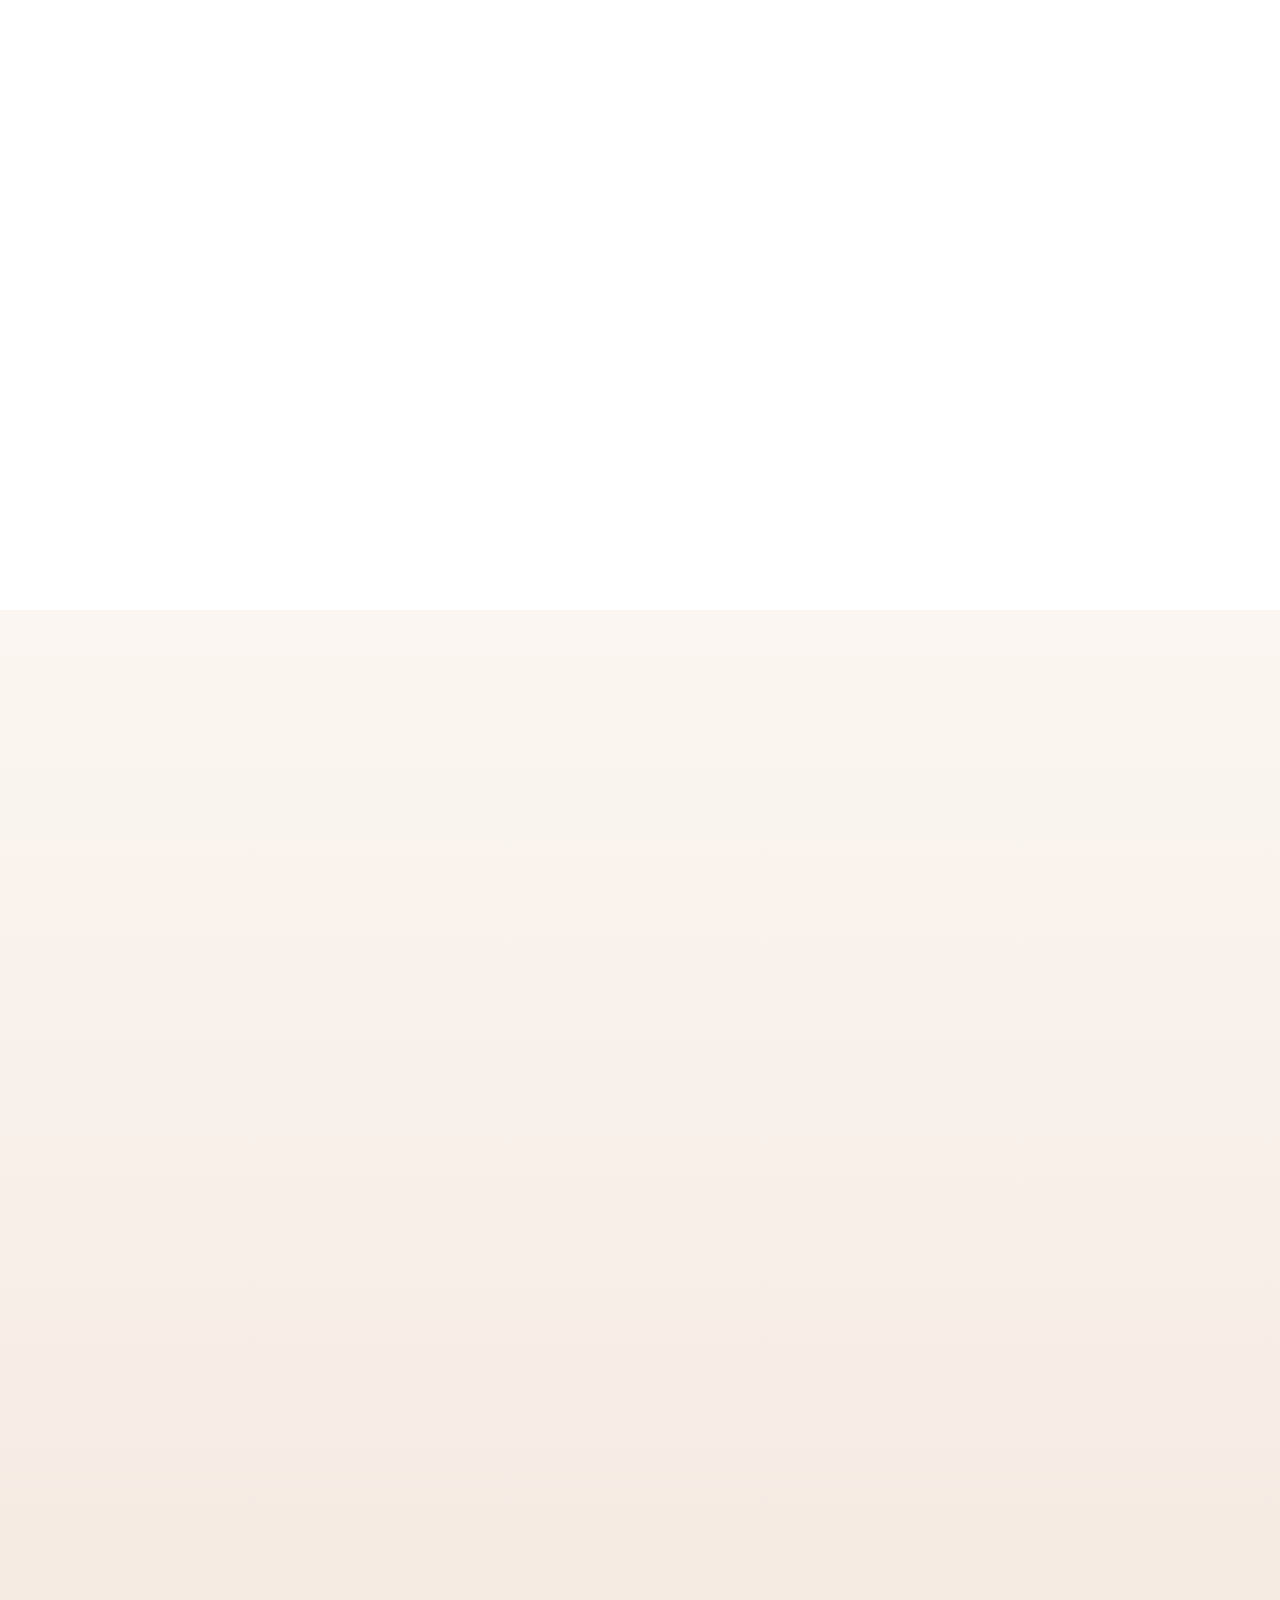
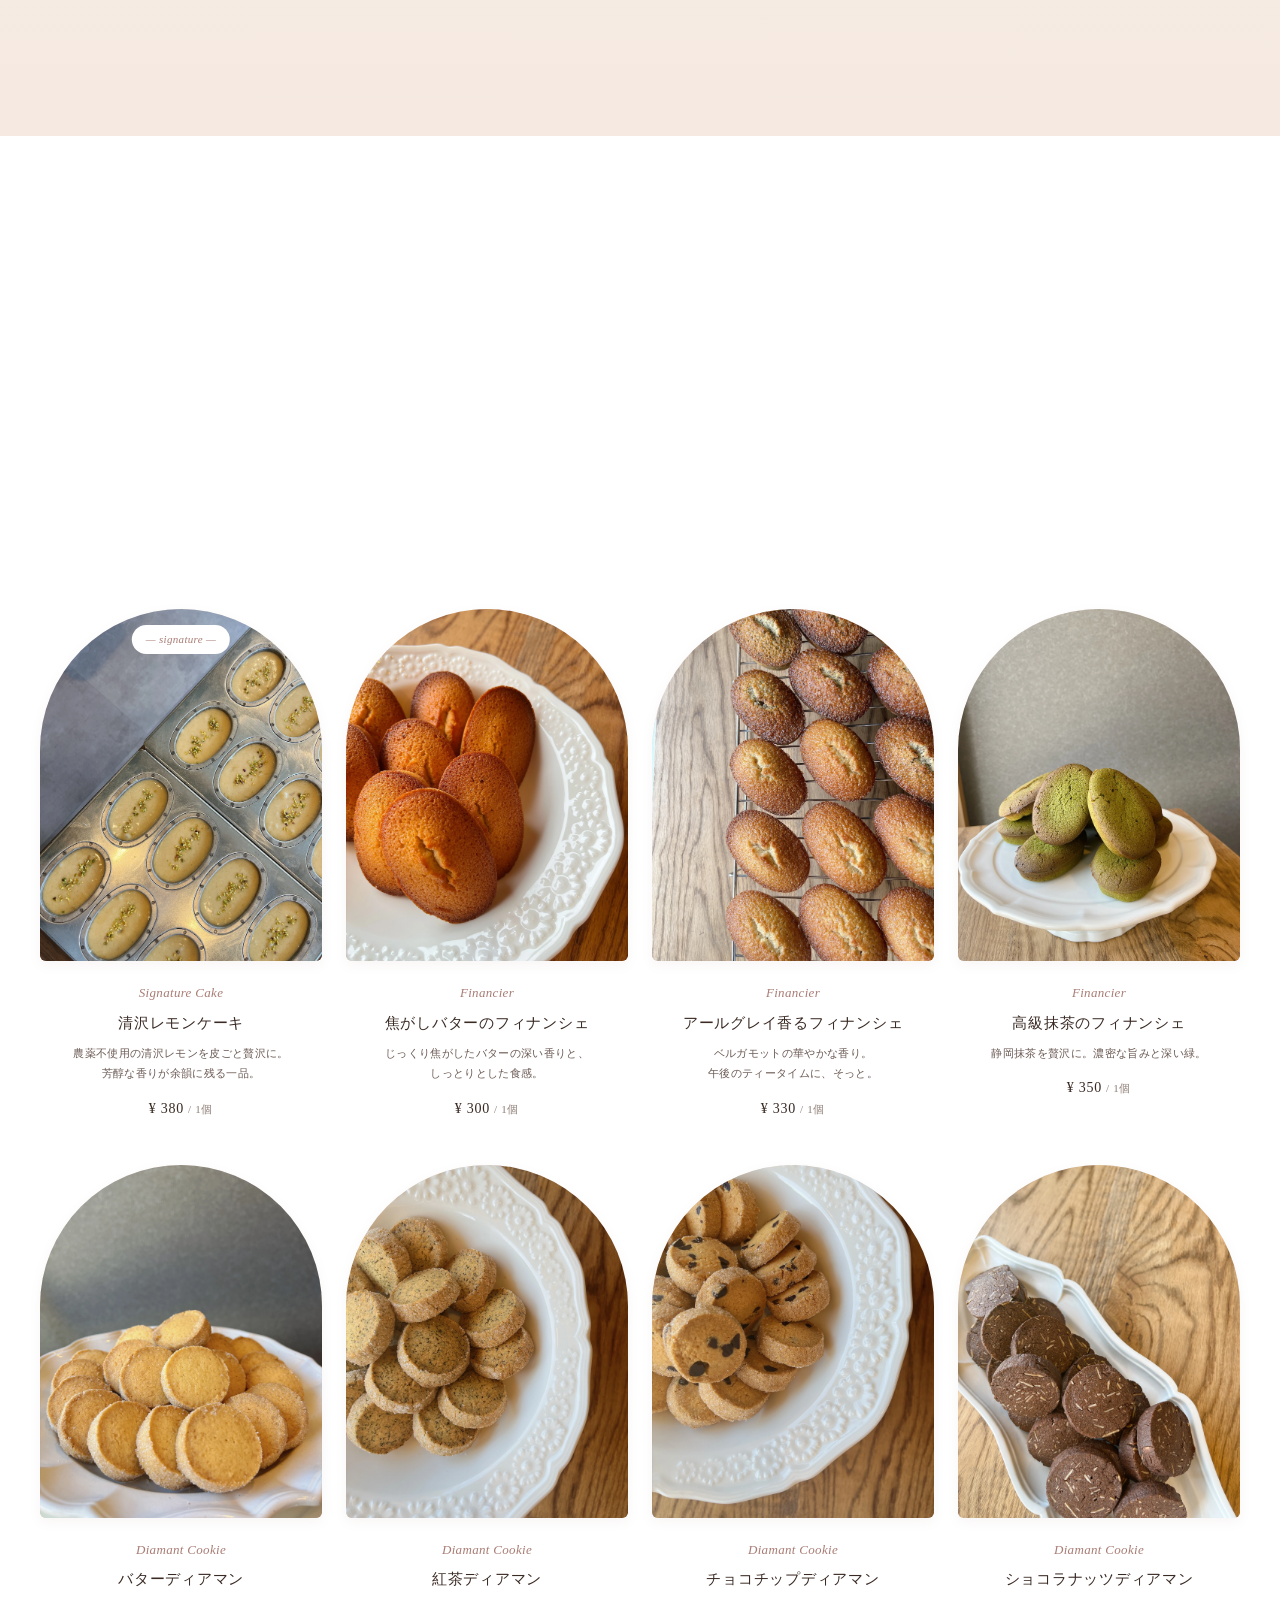
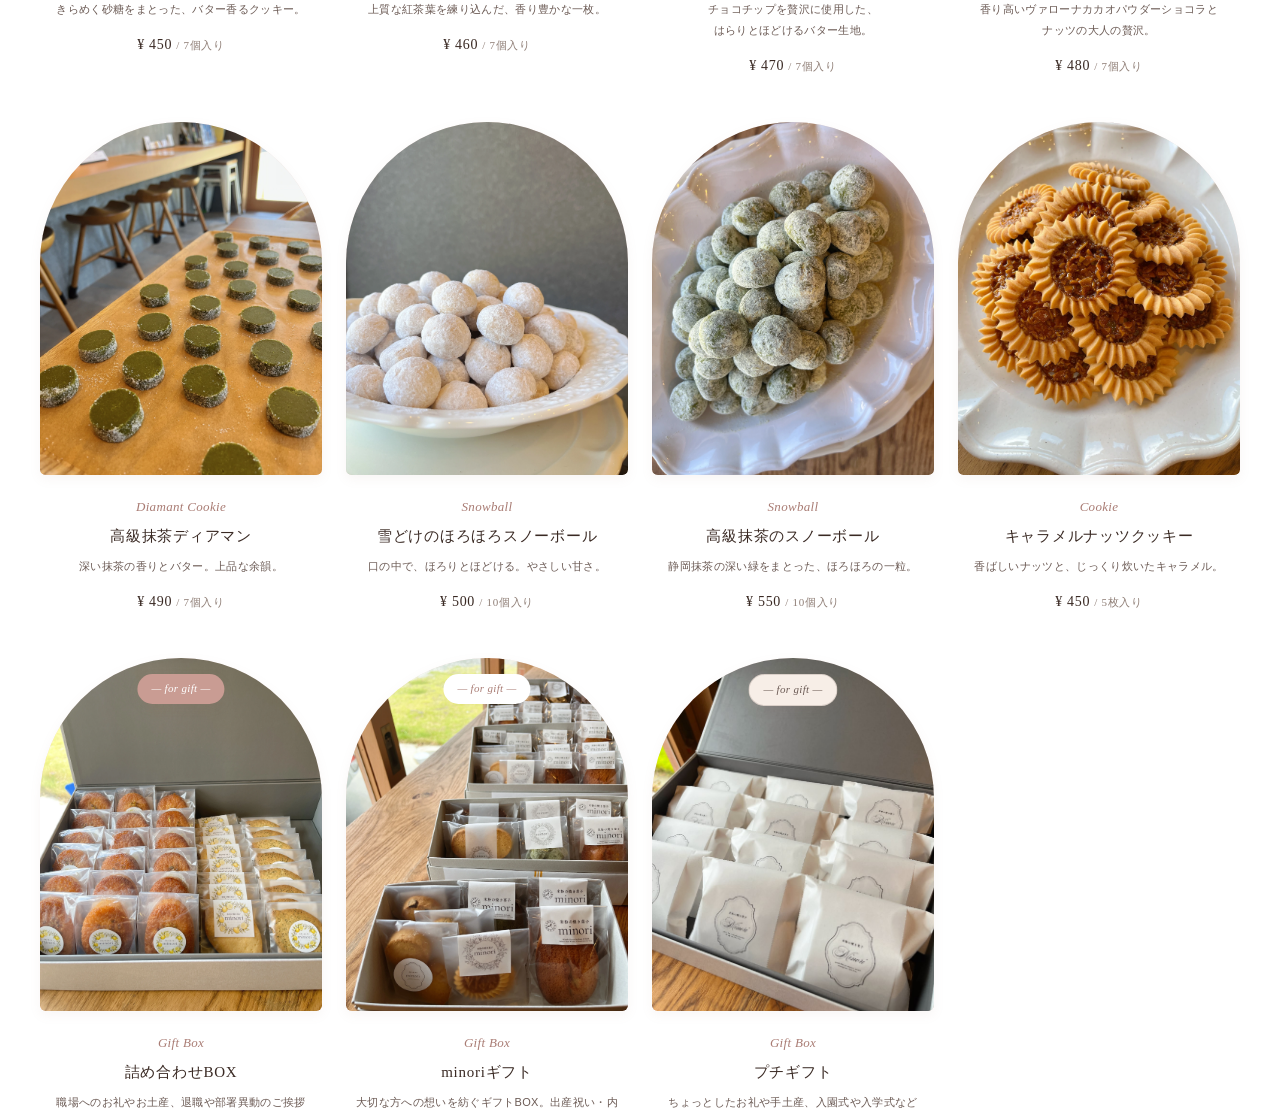
<file: menu.html>
<!DOCTYPE html>
<html lang="ja">
<head>
  <meta charset="UTF-8">
  <meta name="viewport" content="width=device-width, initial-scale=1.0">
  <title>Menu | minori</title>
  <meta http-equiv="refresh" content="0; url=index.html#products">
  <meta name="description" content="minoriの焼き菓子メニューへ移動します。">
  <style>
    body {
      min-height: 100vh;
      margin: 0;
      display: grid;
      place-items: center;
      background: #fbf6f1;
      color: #3a2a24;
      font-family: "Yu Mincho", "Hiragino Mincho ProN", serif;
      text-align: center;
      line-height: 1.9;
    }

    a {
      color: #a97c74;
    }
  </style>
</head>
<body>
  <main>
    <p>メニューへ移動しています。</p>
    <p><a href="index.html#products">移動しない場合はこちら</a></p>
  </main>
</body>
</html>
</file>
<file: style.css>
﻿:root{
    --cream:#FBF6F1;
    --cream-2:#F7EEE7;
    --cream-3:#F5E9E1;
    --pink-1:#F3E1DD;
    --pink-2:#EDD6D2;
    --pink-3:#E4C6C1;
    --rose:#C99C93;
    --rose-deep:#A97C74;
    --rose-darker:#8C6862;
    --brown:#3A2A24;
    --brown-2:#4A3A34;
    --brown-3:#6B5A54;
    --brown-4:#8F7E76;
    --line:rgba(201,156,147,.2);
    --line-2:rgba(201,156,147,.1);
    --shadow-sm:0 4px 12px rgba(169,124,116,.08);
    --shadow-md:0 10px 30px rgba(169,124,116,.12);
    --shadow-lg:0 20px 50px rgba(169,124,116,.15);
    --shadow-xl:0 30px 80px rgba(169,124,116,.18);
  }
  *{margin:0;padding:0;box-sizing:border-box;}
  html{scroll-behavior:smooth;}
  body{
    font-family:"Shippori Mincho",serif;
    background:var(--cream);
    color:var(--brown-2);
    line-height:1.8;
    font-weight:400;
    -webkit-font-smoothing:antialiased;
    letter-spacing:0.02em;
    overflow-x:hidden;
  }
  img{display:block;max-width:100%;}
  br.sp-only{display:none;}
  br.pc-only{display:inline;}
  .photo-fit{
    width:100%;height:100%;object-fit:cover;display:block;
    transition:transform 1.4s cubic-bezier(0.16,1,0.3,1);
  }
  a{color:inherit;text-decoration:none;}
  button{font-family:inherit;cursor:pointer;border:none;background:none;color:inherit;}

  /* ============ Placeholder ============ */
  .ph{
    background:
      repeating-linear-gradient(135deg,rgba(58,42,36,.04) 0 1px,transparent 1px 14px),
      linear-gradient(180deg,#EFE1D5,#E5D2C4);
    display:flex;align-items:center;justify-content:center;
    color:var(--brown-4);font-family:"Jost",monospace;font-size:10px;
    letter-spacing:.2em;text-transform:uppercase;text-align:center;padding:16px;
    position:relative;overflow:hidden;width:100%;height:100%;
  }
  .ph::after{
    content:"";position:absolute;inset:8px;border:1px solid rgba(58,42,36,.08);
    pointer-events:none;
  }
  .ph.pink{background:linear-gradient(180deg,var(--pink-2),var(--pink-3));color:#fff;}
  .ph.rose{background:linear-gradient(180deg,var(--pink-3),var(--rose));color:#fff;}
  .ph.deep{background:linear-gradient(180deg,var(--rose),var(--rose-deep));color:#fff;}
  .ph.cream{background:linear-gradient(180deg,#F0E4D6,#E8D5C1);color:var(--brown-4);}

  /* ============ Fade-in ============ */
  .fade-in{opacity:0;transform:translateY(24px);transition:opacity 1.2s cubic-bezier(0.16,1,0.3,1),transform 1.2s cubic-bezier(0.16,1,0.3,1);}
  .fade-in.visible{opacity:1;transform:translateY(0);}
  .fade-in.d1{transition-delay:.12s;} .fade-in.d2{transition-delay:.24s;}
  .fade-in.d3{transition-delay:.36s;} .fade-in.d4{transition-delay:.48s;}
 
  /* ============ Header ============ */
  .header{
    position:fixed;top:0;left:0;right:0;z-index:100;
    padding:22px 48px;display:grid;grid-template-columns:1fr auto 1fr;align-items:center;
    background:rgba(251,246,241,.7);backdrop-filter:blur(20px);-webkit-backdrop-filter:blur(20px);
    border-bottom:1px solid transparent;
    transition:all .4s ease;
  }
  .header.scrolled{padding:14px 48px;background:rgba(251,246,241,.94);border-bottom-color:var(--line-2);}
  .header-nav{display:flex;gap:32px;}
  .header-nav a{
    font-family:"Cormorant Garamond",serif;font-style:italic;font-size:15px;
    color:var(--brown-2);transition:color .3s;position:relative;
  }
  .header-nav a::after{
    content:"";position:absolute;left:0;right:0;bottom:-4px;height:1px;
    background:var(--rose-deep);transform:scaleX(0);transform-origin:right;
    transition:transform .4s cubic-bezier(0.65,0,0.35,1);
  }
  .header-nav a:hover{color:var(--rose-deep);}
  .header-nav a:hover::after{transform:scaleX(1);transform-origin:left;}

  .logo{
    font-family:"Italiana",serif;font-size:26px;letter-spacing:.35em;color:var(--rose-deep);
    padding-left:.35em;
    display:flex;align-items:center;gap:6px;
    transition:color .3s;
  }
  .logo:hover{color:var(--rose-darker);}
  .logo::after{content:"·";color:var(--pink-3);font-size:1.2em;}

  .header-right{display:flex;justify-content:flex-end;align-items:center;gap:20px;}
  .header-lang{font-family:"Jost",sans-serif;font-size:10px;letter-spacing:.25em;color:var(--brown-4);}
  .header-lang .active{color:var(--rose-deep);}
  .header-cart{
    padding:10px 22px;background:var(--rose);color:#fff;border-radius:100px;
    font-family:"Jost",sans-serif;font-size:10px;letter-spacing:.22em;text-transform:uppercase;
    transition:all .4s ease;position:relative;overflow:hidden;
  }
  .header-cart:hover{background:var(--rose-deep);transform:translateY(-1px);box-shadow:var(--shadow-sm);}

  /* Menu button mobile */
  .menu-btn{display:none;}
  .mobile-menu{display:none;}

  /* ============ Hero ============ */
  .hero{
    min-height:100vh;padding:120px 40px 100px;
    display:flex;flex-direction:column;align-items:center;justify-content:center;
    text-align:center;position:relative;
    background:
      radial-gradient(ellipse 60% 50% at 15% 30%,rgba(228,198,193,.35) 0%,transparent 60%),
      radial-gradient(ellipse 50% 40% at 85% 70%,rgba(237,214,210,.4) 0%,transparent 60%),
      var(--cream);
  }
  .hero-petal{
    position:absolute;pointer-events:none;opacity:.5;
    font-family:"Cormorant Garamond",serif;font-style:italic;color:var(--rose);
    animation:float 8s ease-in-out infinite;
  }
  .hero-petal.p1{top:18%;left:8%;font-size:20px;animation-delay:0s;}
  .hero-petal.p2{top:30%;right:12%;font-size:28px;animation-delay:-2s;}
  .hero-petal.p3{bottom:24%;left:14%;font-size:22px;animation-delay:-4s;}
  .hero-petal.p4{bottom:32%;right:8%;font-size:18px;animation-delay:-6s;}
  @keyframes float{0%,100%{transform:translateY(0) rotate(0deg);opacity:.4;}50%{transform:translateY(-14px) rotate(6deg);opacity:.7;}}

  .hero-ornament{
    font-family:"Cormorant Garamond",serif;font-style:italic;color:var(--rose);
    font-size:30px;margin-bottom:20px;letter-spacing:.02em;
  }
  .hero-eyebrow{
    font-family:"Jost",sans-serif;font-size:11px;letter-spacing:.42em;text-transform:uppercase;
    color:var(--rose-deep);margin-bottom:36px;display:flex;align-items:center;gap:14px;
  }
  .hero-eyebrow::before,.hero-eyebrow::after{content:"";width:24px;height:1px;background:var(--rose-deep);opacity:.5;}
  .hero h1{
    font-family:"Shippori Mincho",serif;font-weight:500;
    font-size:clamp(38px,5.2vw,78px);line-height:1.45;letter-spacing:.08em;
    color:var(--brown);margin-bottom:12px;
  }
  .hero h1 strong{font-weight:500;}
  .hero h1 .script{
    font-family:"Cormorant Garamond",serif;font-style:italic;font-weight:300;
    color:var(--rose-deep);font-size:.94em;letter-spacing:.01em;
  }
  .hero h1 .brand-jp{
    display:inline-block;margin-top:20px;
    font-size:.48em;letter-spacing:.22em;color:var(--rose-deep);
    padding:6px 22px;border:1px solid var(--line);border-radius:100px;
    background:rgba(255,255,255,.5);
  }
  .hero h1 .brand-jp::before,.hero h1 .brand-jp::after{
    content:"—";color:var(--rose);margin:0 8px;font-family:"Cormorant Garamond",serif;
  }
  .hero-en{
    font-family:"Cormorant Garamond",serif;font-style:italic;font-size:26px;
    color:var(--rose-deep);margin-top:6px;letter-spacing:.03em;
  }
  .hero-sub{
    font-family:"Noto Sans JP",sans-serif;font-weight:300;font-size:14px;line-height:2.3;
    color:var(--brown-3);max-width:460px;margin:44px auto 0;letter-spacing:.06em;
  }

  /* Hero collage */
  .hero-collage{
    position:relative;width:100%;max-width:1000px;margin:72px auto 0;
    height:360px;
  }
  .hero-collage .img{
    position:absolute;border-radius:4px;overflow:hidden;
    box-shadow:var(--shadow-lg);
    transition:transform .8s cubic-bezier(0.16,1,0.3,1);
  }
  .hero-collage .img:hover{transform:translateY(-6px) rotate(0deg) !important;}
  .hero-collage .img-1{left:6%;top:44px;width:220px;height:280px;transform:rotate(-6deg);}
  .hero-collage .img-2{left:50%;top:34px;width:220px;height:280px;transform:translateX(-50%);z-index:2;}
  .hero-collage .img-3{right:6%;top:32px;width:220px;height:280px;transform:rotate(6deg);}
  .hero-collage .img-2:hover{transform:translateX(-50%) translateY(-6px) !important;}

  .hero-badge{
    position:absolute;left:50%;top:-24px;transform:translateX(-50%);z-index:3;
    background:#fff;color:var(--rose-deep);padding:10px 22px;border-radius:100px;
    font-family:"Cormorant Garamond",serif;font-style:italic;font-size:15px;
    box-shadow:var(--shadow-md);
    border:1px solid var(--line);
  }

  .hero-scroll{
    position:absolute;bottom:32px;left:50%;transform:translateX(-50%);
    font-family:"Jost",sans-serif;font-size:10px;letter-spacing:.35em;text-transform:uppercase;
    color:var(--brown-4);display:flex;flex-direction:column;align-items:center;gap:14px;
  }
  .hero-scroll::after{content:"";width:1px;height:36px;background:var(--rose);animation:scrollLine 2s ease-in-out infinite;}
  @keyframes scrollLine{0%,100%{opacity:.2;transform:scaleY(.4);}50%{opacity:1;transform:scaleY(1);}}

  /* ============ Section base ============ */
  section{padding:120px 40px;position:relative;}
  .container{max-width:1200px;margin:0 auto;}
  .container-wide{max-width:1320px;margin:0 auto;}

  .eyebrow{
    font-family:"Jost",sans-serif;font-size:10px;letter-spacing:.4em;text-transform:uppercase;
    color:var(--rose-deep);text-align:center;margin-bottom:20px;
    display:flex;align-items:center;justify-content:center;gap:14px;
  }
  .eyebrow::before,.eyebrow::after{content:"";width:24px;height:1px;background:var(--rose-deep);opacity:.5;}
  .eyebrow.left{justify-content:flex-start;}
  .eyebrow.left::before{display:none;}
  .eyebrow.left::after{width:36px;}

  .title{
    font-family:"Shippori Mincho",serif;font-weight:500;
    font-size:clamp(32px,3.8vw,52px);line-height:1.5;letter-spacing:.09em;text-align:center;margin-bottom:20px;
    color:var(--brown);
  }
  .title .script{color:var(--rose-deep);font-family:"Cormorant Garamond",serif;font-style:italic;font-weight:300;font-size:1.05em;}
  .title-en{
    text-align:center;font-family:"Cormorant Garamond",serif;font-style:italic;
    font-size:20px;color:var(--rose-deep);margin-bottom:60px;letter-spacing:.03em;
  }
  .title.left,.title-en.left{text-align:left;}

  /* ============ Concept ============ */
  .concept{background:#fff;text-align:center;position:relative;}
  .concept::before,.concept::after{
    content:"";position:absolute;left:0;right:0;height:40px;pointer-events:none;
    background:radial-gradient(circle at 20px 0,transparent 20px,#fff 21px);
    background-size:40px 40px;background-repeat:repeat-x;
  }
  .concept::before{top:-40px;transform:rotate(180deg);}
  .concept::after{bottom:-40px;}
  .concept-inner{max-width:680px;margin:0 auto;}
  .concept-divider{
    display:flex;align-items:center;justify-content:center;gap:14px;margin:36px 0;
  }
  .concept-divider .line{width:44px;height:1px;background:var(--rose);}
  .concept-divider .dot{width:6px;height:6px;background:var(--rose);border-radius:50%;}
  .concept-quote{
    font-family:"Shippori Mincho",serif;font-weight:500;
    font-size:clamp(22px,2.4vw,32px);line-height:2;letter-spacing:.14em;
    color:var(--brown);margin-bottom:48px;
  }
  .concept-body{
    font-family:"Noto Sans JP",sans-serif;font-weight:300;
    font-size:15px;line-height:2.5;color:var(--brown-3);letter-spacing:.05em;
  }
  .concept-body p + p{margin-top:24px;}

  /* ============ About ============ */
  .about{
    background:linear-gradient(180deg,var(--cream) 0%,var(--cream-3) 100%);
    padding:140px 40px;
  }
  .about-grid{
    max-width:1200px;margin:0 auto;
    display:grid;grid-template-columns:1fr 1fr;gap:80px;align-items:center;
  }
  .about-images{
    position:relative;
    height:auto;
    display:grid;
    gap:18px;
  }
  .about-images .img{
    position:relative;overflow:hidden;box-shadow:var(--shadow-lg);
    transition:transform .8s ease;
  }
  .about-images .img .ph{width:100%;height:100%;}
  .about-images .img-1{
    width:100%;height:auto;aspect-ratio:16/10;
    border-radius:8px;
  }
  .about-images .img-2{
    width:100%;height:auto;aspect-ratio:16/10;
    border-radius:8px;
  }
  .about-images .img .img-tag{
    position:absolute;bottom:18px;left:18px;z-index:3;
    background:#fff;padding:16px 20px;border-radius:2px;box-shadow:var(--shadow-md);
    font-family:"Cormorant Garamond",serif;font-style:italic;font-size:14px;color:var(--rose-deep);
    max-width:200px;line-height:1.5;
  }
  .about-images .img-tag .num{display:block;font-family:"Jost",sans-serif;font-size:9px;letter-spacing:.3em;color:var(--brown-4);text-transform:uppercase;margin-bottom:4px;font-style:normal;}

  .about-text p{
    font-family:"Noto Sans JP",sans-serif;font-weight:300;
    font-size:14px;line-height:2.3;color:var(--brown-3);margin-bottom:20px;letter-spacing:.06em;
  }
  .about-features{
    margin-top:40px;display:grid;grid-template-columns:1fr 1fr;gap:16px;
  }
  .about-features .feat{
    padding:22px;background:rgba(255,255,255,.6);border-radius:12px;
    border:1px solid var(--line);
    transition:transform .5s ease,background .5s ease;
  }
  .about-features .feat:hover{transform:translateY(-4px);background:rgba(255,255,255,.9);}
  .about-features .feat-icon{
    font-family:"Cormorant Garamond",serif;font-style:italic;color:var(--rose-deep);
    font-size:26px;margin-bottom:10px;line-height:1;
  }
  .about-features .feat-label{
    font-family:"Shippori Mincho",serif;font-size:14px;font-weight:500;
    color:var(--brown);margin-bottom:6px;letter-spacing:.06em;
  }
  .about-features .feat-desc{
    font-family:"Noto Sans JP",sans-serif;font-weight:300;
    font-size:11px;line-height:1.8;color:var(--brown-3);
  }

  /* ============ Products ============ */
  .products{background:#fff;padding:120px 40px 140px;}
  .product-nav{
    display:flex;justify-content:center;gap:4px;margin-bottom:64px;flex-wrap:wrap;
  }
  .product-nav button{
    padding:10px 22px;border-radius:100px;
    font-family:"Cormorant Garamond",serif;font-style:italic;font-size:14px;
    color:var(--brown-3);transition:all .35s ease;
    border:1px solid transparent;
  }
  .product-nav button:hover{color:var(--rose-deep);}
  .product-nav button.active{
    background:var(--rose);color:#fff;
  }

  .products-grid{
    max-width:1280px;margin:0 auto;
    display:grid;grid-template-columns:repeat(4,1fr);gap:44px 24px;
  }
  .product{cursor:pointer;transition:transform .6s cubic-bezier(0.16,1,0.3,1);opacity:1;}
  .product:hover{transform:translateY(-10px);}
  .product.hidden{display:none;}
  .product-img{
    aspect-ratio:4/5;margin-bottom:20px;
    border-radius:200px 200px 8px 8px;overflow:hidden;
    background:var(--pink-1);position:relative;
    box-shadow:var(--shadow-sm);
    transition:box-shadow .6s ease;
  }
  .product:hover .product-img{box-shadow:var(--shadow-md);}
  .product-img .ph{transition:transform 1.4s cubic-bezier(0.16,1,0.3,1);}
  .product:hover .product-img .ph,
  .product:hover .product-img .photo-fit{transform:scale(1.08);}
  .product-ribbon{
    position:absolute;top:16px;left:50%;transform:translateX(-50%);
    background:#fff;color:var(--rose-deep);padding:5px 14px;border-radius:100px;
    font-family:"Cormorant Garamond",serif;font-style:italic;font-size:11px;
    box-shadow:var(--shadow-sm);white-space:nowrap;
    z-index:2;
  }
  .product-ribbon.new{background:var(--rose);color:#fff;}
  .product-ribbon.petit-gift{
    background:var(--cream-2);color:var(--brown-3);
    border:1px solid rgba(143,126,118,.28);
  }
  .product-cat{
    font-family:"Cormorant Garamond",serif;font-style:italic;font-size:13px;
    color:var(--rose-deep);text-align:center;margin-bottom:6px;
  }
  .product-name{
    font-family:"Shippori Mincho",serif;font-size:15px;line-height:1.6;letter-spacing:.05em;
    text-align:center;margin-bottom:8px;font-weight:500;color:var(--brown);
  }
  .product-desc{
    font-family:"Noto Sans JP",sans-serif;font-weight:300;font-size:11px;line-height:1.9;
    color:var(--brown-3);text-align:center;padding:0 8px;
  }
  .product-price{
    text-align:center;margin-top:12px;
    font-family:"Cormorant Garamond",serif;font-size:14px;color:var(--brown);letter-spacing:.05em;
  }
  .product-price .yen{font-size:11px;color:var(--brown-4);}

  /* ============ Story / Letter ============ */
  .story{
    background:linear-gradient(180deg,var(--cream-3) 0%,var(--pink-2) 100%);
    padding:160px 40px;position:relative;
  }
  .story-inner{
    max-width:720px;margin:0 auto;
    background:#fff;padding:88px 76px;border-radius:4px;
    box-shadow:var(--shadow-xl);
    position:relative;
  }
  .story-inner::before{
    content:"";position:absolute;inset:14px;border:1px solid var(--line);
    pointer-events:none;border-radius:2px;
  }
  .story-stamp{
    position:absolute;top:36px;right:36px;
    width:86px;height:86px;border-radius:50%;
    background:var(--rose);color:#fff;
    display:flex;flex-direction:column;align-items:center;justify-content:center;
    transform:rotate(12deg);
    font-family:"Cormorant Garamond",serif;font-style:italic;
    border:2px solid #fff;box-shadow:0 4px 14px rgba(169,124,116,.25);
    transition:transform .5s ease;
  }
  .story-stamp:hover{transform:rotate(-6deg) scale(1.08);}
  .story-stamp .top{font-size:9px;letter-spacing:.18em;text-transform:uppercase;font-family:"Jost",sans-serif;font-style:normal;}
  .story-stamp .mid{font-size:16px;margin:2px 0;}
  .story-stamp .bot{font-size:9px;letter-spacing:.18em;text-transform:uppercase;font-family:"Jost",sans-serif;font-style:normal;}

  .story-eyebrow{
    font-family:"Jost",sans-serif;font-size:10px;letter-spacing:.4em;text-transform:uppercase;
    color:var(--rose-deep);margin-bottom:16px;
  }
  .story-greeting{
    font-family:"Cormorant Garamond",serif;font-style:italic;
    font-size:30px;color:var(--rose-deep);margin-bottom:44px;letter-spacing:.02em;
  }
  .story-body{
    font-family:"Shippori Mincho",serif;font-size:14px;line-height:2.4;color:var(--brown-2);letter-spacing:.08em;
  }
  .story-body p{margin-bottom:20px;}
  .story-body p.lead{color:var(--rose-deep);font-size:16px;font-weight:500;}
  .story-body p.emph{
    padding:20px 24px;background:var(--cream);border-left:2px solid var(--rose);
    color:var(--brown);
  }
  .story-sign{
    margin-top:52px;text-align:right;
    font-family:"Cormorant Garamond",serif;font-style:italic;color:var(--brown-3);
  }
  .story-sign .role{font-size:14px;margin-bottom:8px;}
  .story-sign .name{
    font-family:"Italiana",serif;font-style:normal;font-size:26px;color:var(--rose-deep);letter-spacing:.32em;
  }
  .story-sign .name-jp{
    display:block;font-family:"Shippori Mincho",serif;font-style:normal;font-size:14px;color:var(--brown-3);letter-spacing:.15em;margin-top:8px;
  }

  /* ============ Store ============ */
  .store{background:#fff;}
  .store-grid{
    max-width:1200px;margin:0 auto;
    display:grid;grid-template-columns:1.1fr 1fr;gap:80px;align-items:center;
  }
  .store-image{
    aspect-ratio:5/4;border-radius:8px;overflow:hidden;box-shadow:var(--shadow-md);
    position:relative;
  }
  .store-image .caption{
    position:absolute;bottom:20px;left:20px;
    background:rgba(255,255,255,.94);padding:8px 14px;border-radius:100px;
    font-family:"Cormorant Garamond",serif;font-style:italic;font-size:12px;color:var(--rose-deep);
    backdrop-filter:blur(4px);
  }
  .store-badge{
    display:inline-block;padding:7px 18px;background:var(--pink-3);color:#fff;border-radius:100px;
    font-family:"Cormorant Garamond",serif;font-style:italic;font-size:13px;margin-bottom:16px;
  }
  .store-title{
    font-size:clamp(30px,3.2vw,44px);
    letter-spacing:.06em;
    white-space:nowrap;
  }
  .store-info{
    background:var(--cream);padding:32px;border-radius:8px;margin-top:20px;
    border:1px solid var(--line);
  }
  .store-info-row{
    display:grid;grid-template-columns:90px 1fr;gap:20px;padding:16px 0;
    border-bottom:1px dashed var(--line);
  }
  .store-info-row:last-child{border-bottom:none;padding-bottom:0;}
  .store-info-row:first-child{padding-top:0;}
  .store-info-row dt{
    font-family:"Cormorant Garamond",serif;font-style:italic;color:var(--rose-deep);font-size:15px;
  }
  .store-info-row dd{
    font-family:"Noto Sans JP",sans-serif;font-weight:300;font-size:13px;line-height:2;color:var(--brown-2);
  }
  .store-note{
    margin-top:24px;padding:20px;background:var(--pink-1);border-radius:8px;
    font-family:"Shippori Mincho",serif;font-size:13px;line-height:1.9;color:var(--brown-2);
  }
  .store-note .accent{color:var(--rose-deep);font-weight:500;}

  /* ============ CTA ============ */
  .cta{
    background:linear-gradient(180deg,var(--pink-3) 0%,var(--rose) 100%);
    color:#fff;text-align:center;padding:150px 40px;position:relative;overflow:hidden;
  }
  .cta::before{
    content:"";position:absolute;top:32px;left:50%;transform:translateX(-50%);
    width:1px;height:60px;background:rgba(255,255,255,.5);
  }
  .cta-decoration{
    position:absolute;font-family:"Cormorant Garamond",serif;font-style:italic;
    color:rgba(255,255,255,.15);font-size:180px;line-height:1;pointer-events:none;
  }
  .cta-decoration.left{top:30%;left:-20px;transform:rotate(-15deg);}
  .cta-decoration.right{bottom:20%;right:-20px;transform:rotate(15deg);}
  .cta .eyebrow{color:rgba(255,255,255,.85);margin-top:70px;}
  .cta .eyebrow::before,.cta .eyebrow::after{background:rgba(255,255,255,.5);}
  .cta h2{
    font-family:"Shippori Mincho",serif;font-weight:500;
    font-size:clamp(30px,3.6vw,48px);line-height:1.6;letter-spacing:.1em;margin-bottom:16px;color:#fff;
    position:relative;z-index:2;
  }
  .cta-en{
    font-family:"Cormorant Garamond",serif;font-style:italic;font-size:24px;
    color:rgba(255,255,255,.95);margin-bottom:36px;position:relative;z-index:2;
  }
  .cta p{
    font-family:"Noto Sans JP",sans-serif;font-weight:300;font-size:14px;line-height:2.2;
    color:rgba(255,255,255,.88);max-width:720px;margin:0 auto 44px;position:relative;z-index:2;
  }
  .cta-btn{
    display:inline-flex;align-items:center;gap:14px;
    padding:20px 48px;background:#fff;color:var(--rose-deep);border-radius:100px;
    font-family:"Cormorant Garamond",serif;font-style:italic;font-size:17px;
    transition:all .5s cubic-bezier(0.16,1,0.3,1);
    box-shadow:0 10px 30px rgba(0,0,0,.1);position:relative;z-index:2;
  }
  .cta-btn:hover{transform:translateY(-3px);box-shadow:0 20px 50px rgba(0,0,0,.15);}
  .cta-btn .arrow{transition:transform .4s ease;}
  .cta-btn:hover .arrow{transform:translateX(6px);}

  /* ============ Journal ============ */
  .journal{background:var(--cream);}
  .journal-header{
    max-width:1200px;margin:0 auto 60px;
    display:flex;justify-content:space-between;align-items:end;flex-wrap:wrap;gap:24px;
  }
  .journal-header .left h2{margin-bottom:12px;text-align:left;}
  .journal-header .title-en{text-align:left;margin-bottom:0;}
  .journal-more{
    font-family:"Cormorant Garamond",serif;font-style:italic;font-size:16px;
    color:var(--rose-deep);border-bottom:1px solid var(--rose-deep);padding-bottom:4px;
    transition:all .3s ease;display:inline-flex;align-items:center;gap:8px;
  }
  .journal-more:hover{color:var(--rose-darker);gap:14px;}
  .journal-grid{
    max-width:1200px;margin:0 auto;
    display:grid;grid-template-columns:repeat(3,1fr);gap:32px;
  }
  .journal-item{
    background:#fff;border-radius:8px;overflow:hidden;
    box-shadow:var(--shadow-sm);
    transition:transform .6s cubic-bezier(0.16,1,0.3,1),box-shadow .6s ease;cursor:pointer;
  }
  .journal-item:hover{transform:translateY(-6px);box-shadow:var(--shadow-md);}
  .journal-item .img{aspect-ratio:16/10;overflow:hidden;}
  .journal-item .img .ph{width:100%;height:100%;transition:transform 1.4s cubic-bezier(0.16,1,0.3,1);}
  .journal-item:hover .img .ph{transform:scale(1.06);}
  .journal-item .content{padding:26px 24px 30px;}
  .journal-item .meta{display:flex;gap:14px;margin-bottom:12px;align-items:center;flex-wrap:wrap;}
  .journal-item .date{font-family:"Cormorant Garamond",serif;font-style:italic;font-size:13px;color:var(--rose-deep);}
  .journal-item .cat{
    font-family:"Jost",sans-serif;font-size:9px;letter-spacing:.28em;text-transform:uppercase;
    color:var(--brown-3);padding:3px 12px;background:var(--pink-1);border-radius:100px;
  }
  .journal-item .title{
    font-family:"Shippori Mincho",serif;font-size:15px;line-height:1.7;color:var(--brown);
    font-weight:500;letter-spacing:.04em;
  }

  /* ============ Instagram ============ */
  .insta{background:#fff;text-align:center;padding:120px 40px 100px;}
  .insta-handle{
    font-family:"Cormorant Garamond",serif;font-style:italic;font-size:26px;
    color:var(--rose-deep);margin-bottom:56px;
    display:inline-flex;align-items:center;gap:10px;transition:color .3s;
  }
  .insta-handle:hover{color:var(--rose-darker);}
  .insta-grid{
    display:grid;grid-template-columns:repeat(6,1fr);gap:10px;max-width:1400px;margin:0 auto;
  }
  .insta-grid .item{
    aspect-ratio:1/1;border-radius:4px;overflow:hidden;
    transition:transform .5s cubic-bezier(0.16,1,0.3,1);cursor:pointer;
    position:relative;
  }
  .insta-grid .item::after{
    content:"";position:absolute;inset:0;background:rgba(169,124,116,0);
    transition:background .4s ease;
  }
  .insta-grid .item:hover{transform:scale(1.03);}
  .insta-grid .item:hover::after{background:rgba(169,124,116,.15);}

  /* ============ Contact ============ */
  .contact{
    background:linear-gradient(180deg,var(--cream) 0%,var(--cream-3) 100%);
    padding:140px 40px;
  }
  .contact-inner{
    max-width:800px;margin:0 auto;text-align:center;
  }
  .contact-form{
    margin-top:48px;background:#fff;padding:56px 48px;border-radius:8px;
    box-shadow:var(--shadow-md);text-align:left;
  }
  .contact-line-action{margin-top:36px;}
  .contact-line-action .contact-submit{margin-top:0;}
  .contact-row{
    display:grid;grid-template-columns:1fr 1fr;gap:24px;margin-bottom:24px;
  }
  .contact-field label{
    display:block;font-family:"Cormorant Garamond",serif;font-style:italic;font-size:14px;
    color:var(--rose-deep);margin-bottom:8px;
  }
  .contact-field label .req{color:var(--rose);margin-left:4px;}
  .contact-field input,.contact-field textarea,.contact-field select{
    width:100%;padding:12px 16px;border:1px solid var(--line);border-radius:6px;
    background:var(--cream);font-family:"Noto Sans JP",sans-serif;font-size:13px;color:var(--brown-2);
    outline:none;transition:border-color .3s,background .3s;
  }
  .contact-field input:focus,.contact-field textarea:focus,.contact-field select:focus{
    border-color:var(--rose);background:#fff;
  }
  .contact-field textarea{min-height:140px;resize:vertical;font-family:"Noto Sans JP",sans-serif;line-height:1.8;}
  .contact-submit{
    display:block;margin:32px auto 0;padding:16px 48px;
    background:var(--rose);color:#fff;border-radius:100px;
    font-family:"Cormorant Garamond",serif;font-style:italic;font-size:15px;
    transition:all .4s ease;box-shadow:var(--shadow-sm);
  }
  .contact-submit:hover{background:var(--rose-deep);transform:translateY(-2px);box-shadow:var(--shadow-md);}

  /* ============ Footer ============ */
  .footer{
    background:linear-gradient(180deg,var(--cream-3) 0%,var(--pink-2) 100%);
    padding:100px 40px 40px;
  }
  .footer-top{
    max-width:1200px;margin:0 auto;
    display:grid;grid-template-columns:2fr 1fr 1.4fr;gap:60px;
    padding-bottom:60px;border-bottom:1px dashed rgba(201,156,147,.35);
  }
  .footer-brand .logo-large{
    font-family:"Italiana",serif;font-size:38px;letter-spacing:.35em;
    color:var(--rose-deep);margin-bottom:16px;padding-left:.35em;
  }
  .footer-brand .tag{
    font-family:"Cormorant Garamond",serif;font-style:italic;font-size:16px;
    color:var(--rose-deep);margin-bottom:20px;
  }
  .footer-brand p{
    font-family:"Noto Sans JP",sans-serif;font-weight:300;font-size:12px;line-height:2;
    color:var(--brown-3);max-width:320px;
  }
  .footer-social{
    display:flex;gap:10px;margin-top:20px;
  }
  .footer-social a{
    width:36px;height:36px;border-radius:50%;background:#fff;
    display:flex;align-items:center;justify-content:center;
    font-family:"Cormorant Garamond",serif;font-style:italic;font-size:14px;color:var(--rose-deep);
    transition:all .3s ease;
  }
  .footer-social a:hover{background:var(--rose);color:#fff;transform:translateY(-2px);}
  .footer-col h4{
    font-family:"Cormorant Garamond",serif;font-style:italic;font-size:16px;
    color:var(--rose-deep);margin-bottom:22px;
  }
  .footer-col ul{list-style:none;}
  .footer-col li{margin-bottom:12px;font-family:"Noto Sans JP",sans-serif;font-weight:300;font-size:13px;color:var(--brown-3);}
  .footer-col a{transition:color .3s;}
  .footer-col a:hover{color:var(--rose-deep);}
  .footer-newsletter p{
    font-family:"Noto Sans JP",sans-serif;font-weight:300;font-size:12px;color:var(--brown-3);
    margin-bottom:16px;line-height:1.9;
  }
  .footer-newsletter .input-wrap{position:relative;}
  .footer-newsletter input{
    width:100%;padding:12px 100px 12px 16px;border:1px solid var(--line);border-radius:100px;
    background:rgba(255,255,255,.6);font-family:"Noto Sans JP",sans-serif;font-size:12px;color:var(--brown-2);
    outline:none;transition:all .3s;
  }
  .footer-newsletter input:focus{border-color:var(--rose);background:#fff;}
  .footer-newsletter button{
    position:absolute;right:4px;top:4px;bottom:4px;padding:0 20px;
    background:var(--rose);color:#fff;border-radius:100px;
    font-family:"Cormorant Garamond",serif;font-style:italic;font-size:13px;
    transition:background .3s;
  }
  .footer-newsletter button:hover{background:var(--rose-deep);}
  .footer-bot{
    max-width:1200px;margin:0 auto;padding-top:36px;
    display:flex;justify-content:space-between;align-items:center;flex-wrap:wrap;gap:16px;
    font-family:"Cormorant Garamond",serif;font-style:italic;font-size:13px;color:var(--brown-4);
  }
  .footer-bot .legal{display:flex;gap:24px;}

  /* ============ Responsive ============ */
  @media (max-width:960px){
    .header{padding:14px 20px;grid-template-columns:auto 1fr auto;}
    .header-nav{display:none;}
    .header-lang{display:none;}
    .menu-btn{
      display:flex;flex-direction:column;gap:5px;justify-self:end;
      padding:8px;background:none;
    }
    .menu-btn span{width:20px;height:1px;background:var(--brown);display:block;}
    .header-right{display:none;}
    .mobile-menu{
      display:block;
      position:absolute;
      top:calc(100% + 10px);
      left:20px;
      right:20px;
      padding:28px 24px;
      background:rgba(255,255,255,.96);
      border:1px solid var(--line);
      border-radius:8px;
      box-shadow:var(--shadow-lg);
      opacity:0;
      visibility:hidden;
      transform:translateY(-8px);
      transition:opacity .3s ease,visibility .3s ease,transform .3s ease;
      pointer-events:none;
    }
    .mobile-menu.is-open{
      opacity:1;
      visibility:visible;
      transform:translateY(0);
      pointer-events:auto;
    }
    .mobile-menu-nav{
      display:grid;
      gap:16px;
      margin-bottom:22px;
    }
    .mobile-menu-nav a{
      font-family:"Cormorant Garamond",serif;
      font-style:italic;
      font-size:20px;
      color:var(--brown);
      border-bottom:1px dashed var(--line);
      padding-bottom:12px;
    }
    .mobile-line{
      display:flex;
      align-items:center;
      justify-content:center;
      width:100%;
      padding:14px 18px;
      background:var(--rose);
      color:#fff;
      border-radius:100px;
      font-family:"Jost",sans-serif;
      font-size:10px;
      letter-spacing:.22em;
      text-transform:uppercase;
    }
    .menu-btn.is-open span:nth-child(1){transform:translateY(6px) rotate(35deg);}
    .menu-btn.is-open span:nth-child(2){opacity:0;}
    .menu-btn.is-open span:nth-child(3){transform:translateY(-6px) rotate(-35deg);}
    .menu-btn span{transition:transform .25s ease,opacity .25s ease;}
    .hero{padding:100px 20px 80px;}
    .hero-collage{height:280px;}
    .hero-collage .img-1,.hero-collage .img-2,.hero-collage .img-3{width:130px;height:180px;}
    .hero-petal{display:none;}
    section{padding:80px 20px;}
    .about-grid,.store-grid{grid-template-columns:1fr;gap:60px;}
    .store-title{white-space:normal;}
    .about-images{height:auto;}
    .products-grid{grid-template-columns:1fr 1fr;gap:32px 16px;}
    .story-inner{padding:56px 32px;}
    .story-stamp{width:70px;height:70px;top:20px;right:20px;}
    .journal-grid{grid-template-columns:1fr;}
    .journal-header{flex-direction:column;align-items:flex-start;}
    .insta-grid{grid-template-columns:repeat(3,1fr);}
    .contact-form{padding:36px 24px;}
    .contact-row{grid-template-columns:1fr;gap:16px;}
    .footer-top{grid-template-columns:1fr;gap:40px;}
    .about-features{grid-template-columns:1fr;}
  }
  @media (max-width:480px){
    br.sp-only{display:block;}
    br.pc-only{display:none;}
    body{overflow-x:hidden;}
    .header{padding:12px 16px;}
    .logo{font-size:22px;letter-spacing:.24em;}
    .menu-btn{padding:6px;}

    .hero{
      min-height:auto;
      padding:94px 18px 58px;
      justify-content:flex-start;
    }
    .hero-ornament{font-size:21px;margin-bottom:14px;}
    .hero-eyebrow{
      font-size:9px;
      letter-spacing:.22em;
      gap:8px;
      margin-bottom:24px;
      white-space:nowrap;
    }
    .hero-eyebrow::before,.hero-eyebrow::after{width:14px;}
    .hero h1{
      font-size:32px;
      line-height:1.55;
      letter-spacing:.05em;
      margin-bottom:0;
    }
    .hero h1 .brand-jp{
      margin-top:14px;
      font-size:.42em;
      letter-spacing:.12em;
    }
    .hero h1 .brand-jp::before,.hero h1 .brand-jp::after{display:none;}
    .hero-sub{
      max-width:310px;
      margin-top:28px;
      font-size:12px !important;
      line-height:2.05;
      letter-spacing:.03em;
    }
    .hero-collage{
      height:230px;
      margin-top:42px;
    }
    .hero-collage .img-1,.hero-collage .img-2,.hero-collage .img-3{width:96px;height:132px;}
    .hero-collage .img-1{left:2%;top:54px;}
    .hero-collage .img-2{top:44px;}
    .hero-collage .img-3{right:2%;top:48px;}
    .hero-badge{top:-18px;padding:8px 16px;font-size:11px;}
    .hero-scroll{display:none;}

    section{padding:64px 18px;}
    .story{padding-left:22px;padding-right:22px;}
    .eyebrow{font-size:9px;letter-spacing:.28em;margin-bottom:24px;}
    .title{
      font-size:28px;
      line-height:1.65;
      letter-spacing:.06em;
      margin-bottom:16px;
    }
    .title-en{font-size:17px;margin-bottom:38px;}
    .concept-quote{font-size:20px;line-height:1.9;letter-spacing:.08em;}
    .concept-body p{
      font-size:13px;
      line-height:2.15;
      letter-spacing:.03em;
    }

    .about-grid,.store-grid{gap:44px;}
    .about-images{height:auto;gap:14px;}
    .about-images .img-1,
    .about-images .img-2{
      width:100%;
      height:auto;
      aspect-ratio:16/10;
      border-radius:8px;
    }
    .about-images .img-tag{left:12px;bottom:12px;padding:12px 14px;font-size:11px;}
    .about-images .img-tag .num{font-size:8px;margin-bottom:3px;}
    .about-text p{
      font-size:13px;
      line-height:2.1;
      letter-spacing:.03em;
    }
    .about-features{gap:12px;}
    .about-features .feat{padding:20px 16px;}

    .products-grid{grid-template-columns:1fr;}
    .products{padding-left:18px;padding-right:18px;}
    .product-nav{
      justify-content:flex-start;
      overflow-x:auto;
      padding-bottom:6px;
      gap:8px;
    }
    .product-nav button{
      flex:0 0 auto;
      padding:8px 14px;
      font-size:11px;
    }
    .product-img{aspect-ratio:4/3;}
    .product-name{font-size:15px;}
    .product-desc{font-size:11px;line-height:1.9;}

    .story-inner{padding:38px 22px 42px;}
    .story-inner::before{inset:10px;}
    .story-stamp{display:none;}
    .story-eyebrow{
      font-size:8px;
      letter-spacing:.16em;
      white-space:nowrap;
      margin-bottom:18px;
    }
    .story-greeting{
      font-size:28px;
      margin-bottom:34px;
    }
    .story-title{font-size:24px;line-height:1.75;margin-bottom:30px;}
    .story-body{
      font-size:11.8px;
      line-height:1.9;
      letter-spacing:.01em;
    }
    .story-body p{margin-bottom:16px;}
    .story-body .lead{
      font-size:12.8px;
      line-height:1.85;
      letter-spacing:0;
      margin-bottom:22px;
    }
    .story-body p.emph{
      padding:16px 18px;
      line-height:1.9;
      margin:20px 0 22px;
    }
    .story-sign{margin-top:30px;}
    .story-sign .role{font-size:12px;margin-bottom:6px;}
    .story-sign .name{font-size:24px;letter-spacing:.28em;}
    .story-sign .name-jp{font-size:12px;letter-spacing:.12em;margin-top:6px;}

    .store-image{aspect-ratio:4/3;}
    .store-title{
      font-size:27px;
      line-height:1.65;
      letter-spacing:.04em;
    }
    .store-info{padding:24px 20px;}
    .store-info-row{grid-template-columns:68px 1fr;gap:12px;padding:14px 0;}
    .store-info-row dd{font-size:12px;line-height:1.9;}
    .store-note{padding:18px 16px;font-size:12px;line-height:1.9;}

    .cta{padding:96px 18px;}
    .cta h2{font-size:24px;line-height:1.75;letter-spacing:.04em;}
    .cta p{font-size:13px;line-height:2;max-width:310px;}
    .cta-decoration{display:none;}

    .journal-header{margin-bottom:36px;}
    .journal-item{grid-template-columns:108px 1fr;gap:16px;}
    .journal-item .img{height:108px;}
    .journal-item .title{font-size:13px;line-height:1.7;}
    .insta-grid{grid-template-columns:repeat(2,1fr);gap:8px;}

    .contact-inner{text-align:center;}
    .contact-form{padding:28px 18px;}
    .contact-submit{width:100%;padding:15px 20px;}

    .footer{padding:70px 20px 34px;}
    .footer-top{gap:30px;}
    .footer-brand .logo-large{font-size:32px;text-align:left;}
    .footer-brand p{max-width:none;font-size:12px;line-height:2;}
    .footer-bot{flex-direction:column;align-items:flex-start;gap:12px;}
    .footer-bot .legal{gap:16px;flex-wrap:wrap;}
  }
</file>
